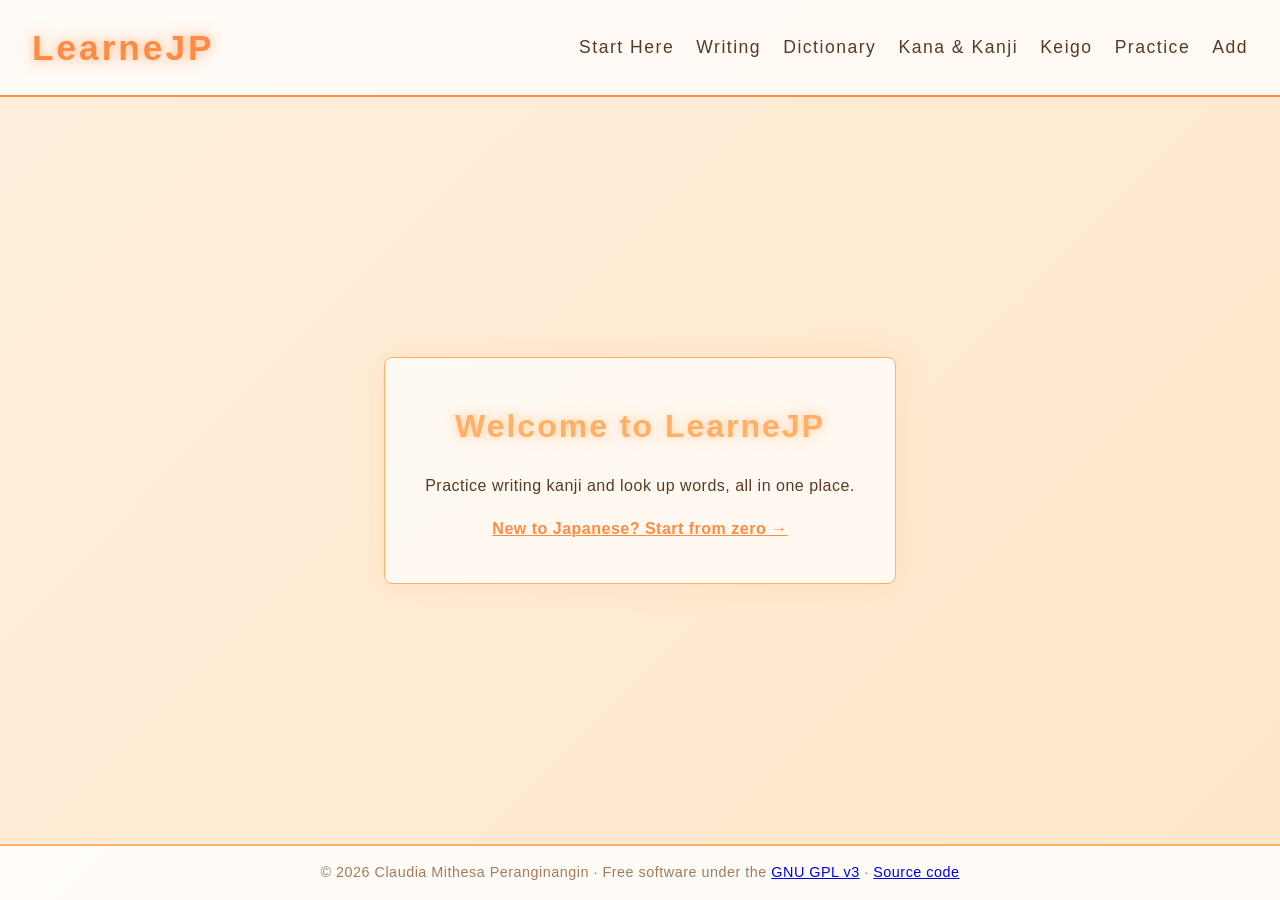
<file: index.html>
<!DOCTYPE html>
<!--
  LearneJP — a Japanese (JLPT) study app for writing practice, quizzes, and dictionary lookup
  Copyright (C) 2026  Claudia Mithesa Peranginangin

  This program is free software: you can redistribute it and/or modify it under
  the terms of the GNU General Public License as published by the Free Software
  Foundation, either version 3 of the License, or (at your option) any later
  version. See <https://www.gnu.org/licenses/>.
-->
<html lang="en">
<head>
    <meta charset="UTF-8">
    <!-- LearneJP lives in the html/ subfolder (its files use ../css, ../js paths).
         GitHub Pages serves THIS file at the site root and it forwards visitors
         to the real home page. If your HTML folder has a different name,
         change "html/" in the two places below. -->
    <meta http-equiv="refresh" content="0; url=html/index.html">
    <title>LearneJP</title>
    <style>
        body { font-family: sans-serif; background: #fff4e8; color: #5a3a22;
               display: grid; place-items: center; min-height: 100vh; margin: 0; }
        a { color: #ff8c42; }
    </style>
</head>
<body>
    <p>Opening LearneJP… <a href="html/index.html">Continue</a> if nothing happens.</p>
</body>
</html>
</file>
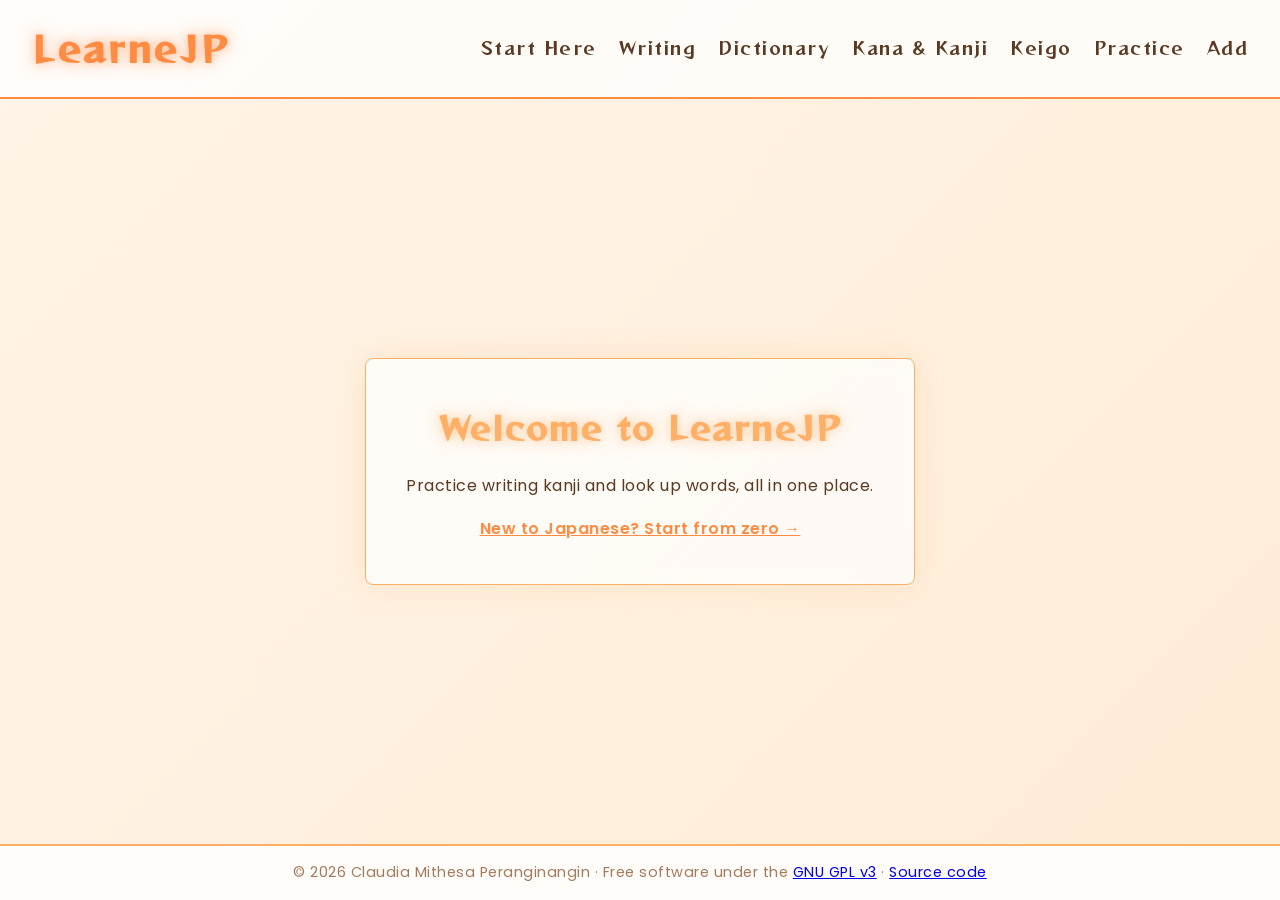
<file: html/index.html>
<!DOCTYPE html>
<!--
  LearneJP — a Japanese (JLPT) study app for writing practice, quizzes, and dictionary lookup
  Copyright (C) 2026  Claudia Mithesa Peranginangin

  This program is free software: you can redistribute it and/or modify it under
  the terms of the GNU General Public License as published by the Free Software
  Foundation, either version 3 of the License, or (at your option) any later
  version. See <https://www.gnu.org/licenses/>.
-->
<html lang="en">
<head>
    <meta charset="UTF-8">
    <meta name="viewport" content="width=device-width, initial-scale=1.0">
    <meta name="description" content="LearneJP — a free JLPT study app: kanji writing practice, quizzes for N5–N1, kana charts, stroke order, and a built-in Japanese dictionary.">
    <meta name="theme-color" content="#ff8c42">
    <title>LearneJP</title>
    <link rel="preconnect" href="https://fonts.googleapis.com">
    <link rel="preconnect" href="https://fonts.gstatic.com" crossorigin>
    <link href="https://fonts.googleapis.com/css2?family=Reggae+One&family=Poppins:wght@400;600&display=swap" rel="stylesheet">
    <link rel="icon" type="image/svg+xml" href="../favicon.svg">
    <link rel="manifest" href="../site.webmanifest">
    <link rel="canonical" href="https://clmpnn.github.io/LearneJP/html/index.html">
    <meta property="og:type" content="website">
    <meta property="og:site_name" content="LearneJP">
    <meta property="og:title" content="LearneJP — Learn Japanese by Practice">
    <meta property="og:description" content="Write kanji, look up words, and practice for the JLPT, all in one place.">
    <meta property="og:url" content="https://clmpnn.github.io/LearneJP/html/index.html">
    <meta name="twitter:card" content="summary">
    <link rel="stylesheet" href="../css/style.css">
</head>
<body>
<header>
    <h1><a href="index.html" class="logo-link">LearneJP</a></h1>
    <nav>
        <a href="learn.html">Start Here</a>
        <a href="writing.html">Writing</a>
        <a href="dictionary.html">Dictionary</a>
        <a href="characters.html">Kana &amp; Kanji</a>
        <a href="keigo.html">Keigo</a>
        <a href="practice.html">Practice</a>
        <a href="add.html">Add</a>
    </nav>
</header>

<main class="home-main">
    <section class="home-section">
        <h2>Welcome to LearneJP</h2>
        <p>Practice writing kanji and look up words, all in one place.</p>
        <p class="home-cta"><a href="learn.html">New to Japanese? Start from zero →</a></p>
    </section>
</main>

<footer>
    <p>&copy; 2026 Claudia Mithesa Peranginangin · Free software under the
        <a href="https://www.gnu.org/licenses/gpl-3.0.html" rel="license">GNU GPL v3</a> ·
        <a href="https://github.com/clmpnn/LearneJP">Source code</a></p>
</footer>
</body>
</html>
</file>
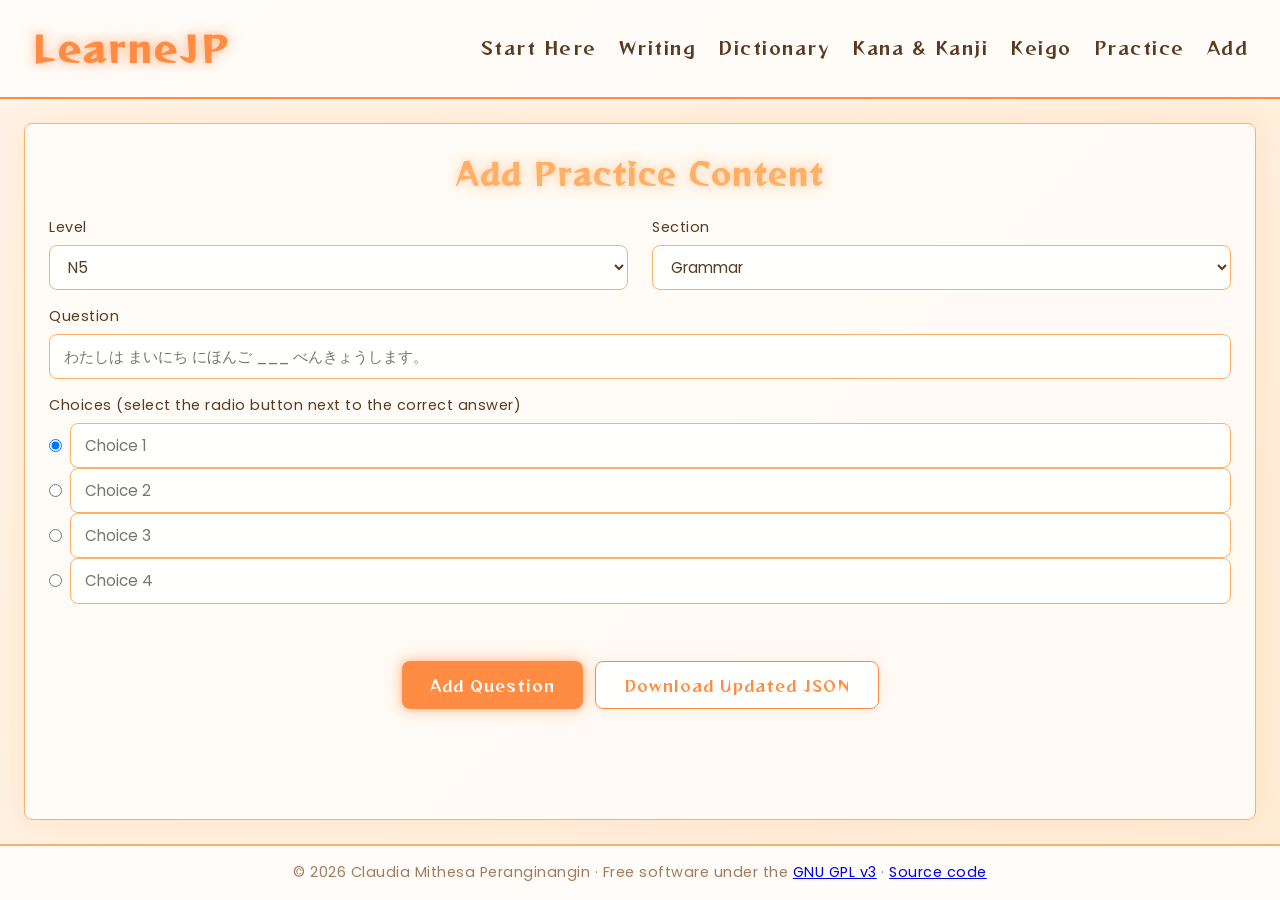
<file: html/add.html>
<!DOCTYPE html>
<!--
  LearneJP — a Japanese (JLPT) study app for writing practice, quizzes, and dictionary lookup
  Copyright (C) 2026  Claudia Mithesa Peranginangin

  This program is free software: you can redistribute it and/or modify it under
  the terms of the GNU General Public License as published by the Free Software
  Foundation, either version 3 of the License, or (at your option) any later
  version. See <https://www.gnu.org/licenses/>.
-->
<html lang="en">
<head>
    <meta charset="UTF-8">
    <meta name="viewport" content="width=device-width, initial-scale=1.0">
    <meta name="description" content="Add your own JLPT practice questions to LearneJP, including listening audio and images.">
    <meta name="theme-color" content="#ff8c42">
    <title>LearneJP — Add Content</title>
    <link rel="preconnect" href="https://fonts.googleapis.com">
    <link rel="preconnect" href="https://fonts.gstatic.com" crossorigin>
    <link href="https://fonts.googleapis.com/css2?family=Reggae+One&family=Klee+One&family=Poppins:wght@400;600&display=swap" rel="stylesheet">
    <link rel="icon" type="image/svg+xml" href="../favicon.svg">
    <link rel="manifest" href="../site.webmanifest">
    <link rel="canonical" href="https://clmpnn.github.io/LearneJP/html/add.html">
    <meta property="og:type" content="website">
    <meta property="og:site_name" content="LearneJP">
    <meta property="og:title" content="LearneJP — Add Content">
    <meta property="og:description" content="Add your own JLPT practice questions, including listening audio and images.">
    <meta property="og:url" content="https://clmpnn.github.io/LearneJP/html/add.html">
    <meta name="twitter:card" content="summary">
    <link rel="stylesheet" href="../css/style.css">
</head>
<body>
<header>
    <h1><a href="index.html" class="logo-link">LearneJP</a></h1>
    <nav>
        <a href="learn.html">Start Here</a>
        <a href="writing.html">Writing</a>
        <a href="dictionary.html">Dictionary</a>
        <a href="characters.html">Kana &amp; Kanji</a>
        <a href="keigo.html">Keigo</a>
        <a href="practice.html">Practice</a>
        <a href="add.html">Add</a>
    </nav>
</header>

<main class="full-page-main">
    <section class="side-panel full-width">
        <h2>Add Practice Content</h2>

        <form class="admin-form" id="adminForm">
            <div>
                <label for="levelInput">Level</label>
                <select id="levelInput">
                    <option value="n5">N5</option>
                    <option value="n4">N4</option>
                    <option value="n3">N3</option>
                    <option value="n2">N2</option>
                    <option value="n1">N1</option>
                </select>
            </div>

            <div>
                <label for="sectionInput">Section</label>
                <select id="sectionInput">
                    <option value="grammar">Grammar</option>
                    <option value="vocabulary">Vocabulary</option>
                    <option value="kanji">Kanji</option>
                    <option value="reading">Reading</option>
                    <option value="listening">Listening</option>
                </select>
            </div>

            <div id="passageField" class="hidden-field form-wide">
                <label for="passageInput">Passage (Reading only)</label>
                <textarea id="passageInput" placeholder="きのう、わたしは とうきょうに いきました。"></textarea>
            </div>

            <div class="form-wide">
                <label for="questionInput">Question</label>
                <input type="text" id="questionInput" placeholder="わたしは まいにち にほんご ___ べんきょうします。">
            </div>

            <div class="form-wide">
                <label>Choices (select the radio button next to the correct answer)</label>
                <div class="choice-row">
                    <input type="radio" name="correctAnswer" value="0" checked>
                    <input type="text" id="choice0" placeholder="Choice 1">
                </div>
                <div class="choice-row">
                    <input type="radio" name="correctAnswer" value="1">
                    <input type="text" id="choice1" placeholder="Choice 2">
                </div>
                <div class="choice-row">
                    <input type="radio" name="correctAnswer" value="2">
                    <input type="text" id="choice2" placeholder="Choice 3">
                </div>
                <div class="choice-row">
                    <input type="radio" name="correctAnswer" value="3">
                    <input type="text" id="choice3" placeholder="Choice 4">
                </div>
            </div>

            <div id="audioField" class="hidden-field">
                <label for="audioInput">Audio path (Listening only)</label>
                <input type="text" id="audioInput" placeholder="../audio/n5/n5_listening_44_1.mp3">
            </div>

            <div id="imageField" class="hidden-field">
                <label for="imageFile">Image (Listening only, optional)</label>
                <input type="file" id="imageFile" accept="image/*">
                <div id="imagePreviewWrap" class="image-preview-wrap hidden-field">
                    <img id="imagePreview" class="image-preview" alt="Selected image preview">
                    <div class="image-preview-meta">
                        <span id="imagePreviewInfo"></span>
                        <button type="button" id="imageRemoveBtn" class="image-remove-btn">✕ Remove</button>
                    </div>
                </div>
                <input type="text" id="imageInput" placeholder="…or an image path like ../images/n5/listening/n5_listening_44_1.jpg">
                <p class="field-hint">Uploaded images are embedded straight into the question data — no separate file to manage. Big images are resized automatically.</p>
            </div>

            <div id="statusMsg"></div>

            <div class="admin-actions">
                <button type="submit" id="addBtn" class="theme-btn theme-btn-primary">Add Question</button>
                <button type="button" id="downloadBtn" class="theme-btn theme-btn-secondary">Download Updated JSON</button>
            </div>
        </form>

    </section>
</main>

<footer>
    <p>&copy; 2026 Claudia Mithesa Peranginangin · Free software under the
        <a href="https://www.gnu.org/licenses/gpl-3.0.html" rel="license">GNU GPL v3</a> ·
        <a href="https://github.com/clmpnn/LearneJP">Source code</a></p>
</footer>

<script defer src="../js/practice-data.js"></script>
<script defer src="../js/add.js"></script>
</body>
</html>
</file>
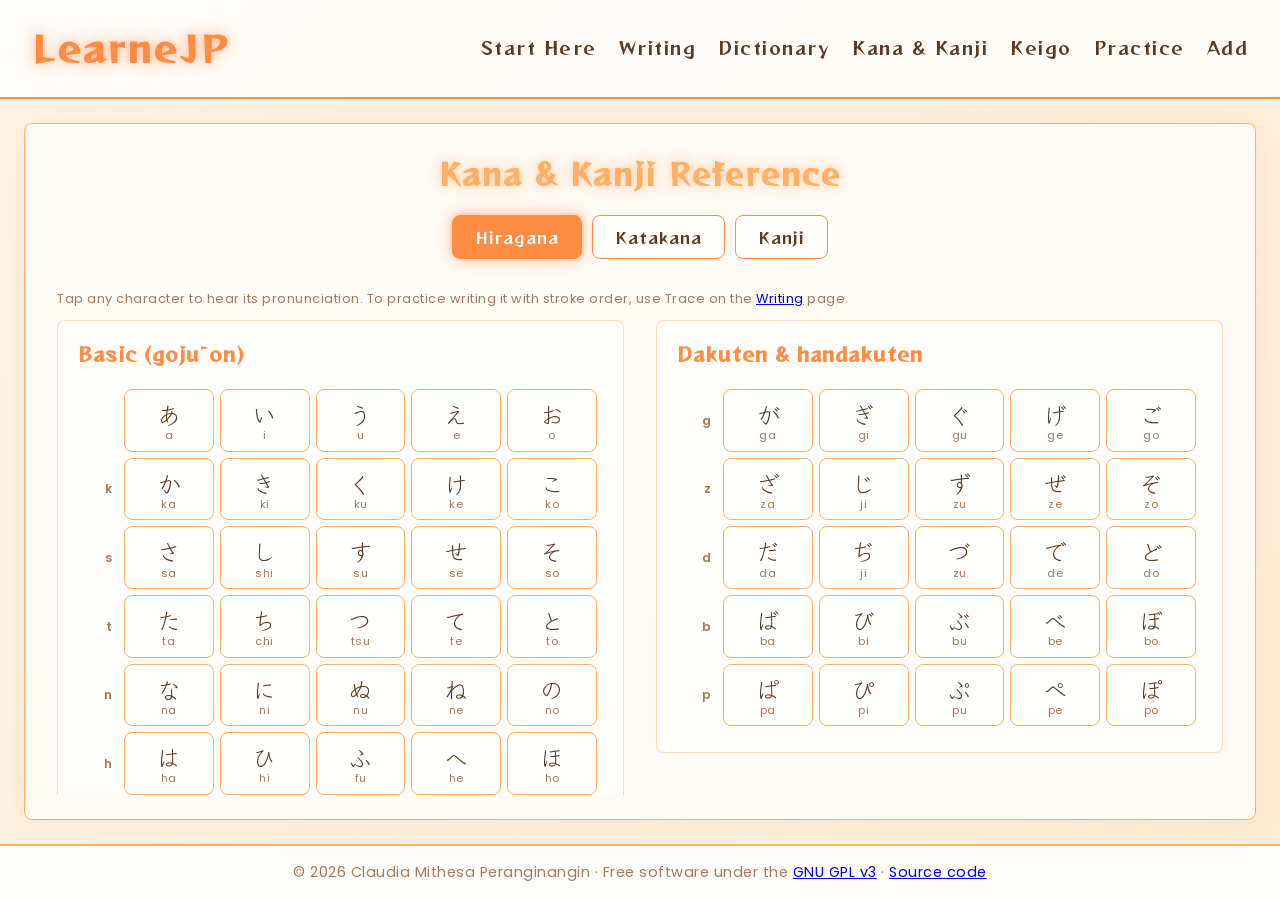
<file: html/characters.html>
<!DOCTYPE html>
<!--
  LearneJP — a Japanese (JLPT) study app for writing practice, quizzes, and dictionary lookup
  Copyright (C) 2026  Claudia Mithesa Peranginangin

  This program is free software: you can redistribute it and/or modify it under
  the terms of the GNU General Public License as published by the Free Software
  Foundation, either version 3 of the License, or (at your option) any later
  version. See <https://www.gnu.org/licenses/>.
-->
<html lang="en">
<head>
    <meta charset="UTF-8">
    <meta name="viewport" content="width=device-width, initial-scale=1.0">
    <meta name="description" content="Complete hiragana and katakana charts with audio, plus all JLPT kanji with readings, meanings, and stroke order.">
    <meta name="theme-color" content="#ff8c42">
    <title>LearneJP — Kana &amp; Kanji</title>
    <link rel="preconnect" href="https://fonts.googleapis.com">
    <link rel="preconnect" href="https://fonts.gstatic.com" crossorigin>
    <link href="https://fonts.googleapis.com/css2?family=Reggae+One&family=Klee+One&family=Poppins:wght@400;600&display=swap" rel="stylesheet">
    <link rel="icon" type="image/svg+xml" href="../favicon.svg">
    <link rel="manifest" href="../site.webmanifest">
    <link rel="canonical" href="https://clmpnn.github.io/LearneJP/html/characters.html">
    <meta property="og:type" content="website">
    <meta property="og:site_name" content="LearneJP">
    <meta property="og:title" content="LearneJP — Kana & Kanji">
    <meta property="og:description" content="Hiragana and katakana charts with audio, plus every JLPT kanji with readings and meanings.">
    <meta property="og:url" content="https://clmpnn.github.io/LearneJP/html/characters.html">
    <meta name="twitter:card" content="summary">
    <link rel="stylesheet" href="../css/style.css">
</head>
<body>
<header>
    <h1><a href="index.html" class="logo-link">LearneJP</a></h1>
    <nav>
        <a href="learn.html">Start Here</a>
        <a href="writing.html">Writing</a>
        <a href="dictionary.html">Dictionary</a>
        <a href="characters.html">Kana &amp; Kanji</a>
        <a href="keigo.html">Keigo</a>
        <a href="practice.html">Practice</a>
        <a href="add.html">Add</a>
    </nav>
</header>

<main class="full-page-main">
    <section class="side-panel full-width">
        <h2>Kana &amp; Kanji Reference</h2>

        <div class="practice-controls charref-tabbar">
            <div class="tab-toggle">
                <button id="hiraganaTab" class="tab-btn active">Hiragana</button>
                <button id="katakanaTab" class="tab-btn">Katakana</button>
                <button id="kanjiTab" class="tab-btn">Kanji</button>
            </div>
        </div>

        <div id="hiraganaSection" class="charref-content">
            <p class="charref-hint">Tap any character to hear its pronunciation. To practice writing it with stroke order, use Trace on the <a href="writing.html">Writing</a> page.</p>
            <div id="hiraganaCharts" class="kana-charts"></div>
        </div>

        <div id="katakanaSection" class="charref-content hidden">
            <p class="charref-hint">Tap any character to hear its pronunciation. To practice writing it with stroke order, use Trace on the <a href="writing.html">Writing</a> page.</p>
            <div id="katakanaCharts" class="kana-charts"></div>
        </div>

        <div id="kanjiSection" class="charref-content hidden">
            <div class="charref-toolbar">
                <div class="level-chips">
                    <button class="level-chip active" data-level="n5">N5</button>
                    <button class="level-chip" data-level="n4">N4</button>
                    <button class="level-chip" data-level="n3">N3</button>
                    <button class="level-chip" data-level="n2">N2</button>
                    <button class="level-chip" data-level="n1">N1</button>
                    <button class="level-chip" data-level="all">All</button>
                </div>
                <input type="text" id="kanjiSearch" class="kanji-search"
                       placeholder="Search by kanji, meaning, or reading…">
            </div>
            <p id="kanjiCount" class="kanji-count"></p>
            <div id="kanjiGrid" class="kanji-grid"></div>
            <p class="charref-note">
                Tap a kanji for meanings and readings. JLPT groupings follow the widely
                used unofficial post-2010 lists. Kanji data derived from
                <a href="https://www.edrdg.org/wiki/index.php/KANJIDIC_Project" target="_blank" rel="noopener">KANJIDIC2</a>
                (© EDRDG, CC BY-SA 4.0).
            </p>
        </div>
    </section>
</main>

<div id="kanjiModal" class="kmodal-overlay hidden">
    <div class="kmodal-card" role="dialog" aria-modal="true">
        <button id="kmodalClose" class="kmodal-close" title="Close">×</button>
        <div class="kmodal-head">
            <span id="kmodalChar" class="kmodal-kanji"></span>
            <div class="kmodal-headinfo">
                <span id="kmodalLevel" class="kmodal-badge"></span>
                <span id="kmodalStrokes" class="kmodal-strokes"></span>
                <button id="kmodalSay" class="kmodal-say" title="Play pronunciation">🔊 Play</button>
                <a id="kmodalTrace" class="kmodal-say" href="#" title="Trace this kanji with stroke order">✎ Trace</a>
            </div>
        </div>
        <div class="kmodal-row"><strong>Meanings</strong><span id="kmodalMeanings"></span></div>
        <div class="kmodal-row"><strong>On’yomi</strong><span id="kmodalOn" class="kmodal-jp"></span></div>
        <div class="kmodal-row"><strong>Kun’yomi</strong><span id="kmodalKun" class="kmodal-jp"></span></div>
        <a id="kmodalJisho" class="kmodal-jisho" href="#">Look up in Dictionary →</a>
    </div>
</div>

<footer>
    <p>&copy; 2026 Claudia Mithesa Peranginangin · Free software under the
        <a href="https://www.gnu.org/licenses/gpl-3.0.html" rel="license">GNU GPL v3</a> ·
        <a href="https://github.com/clmpnn/LearneJP">Source code</a></p>
</footer>

<script defer src="../js/kanji-data.js"></script>
<script defer src="../js/characters.js"></script>
</body>
</html>
</file>
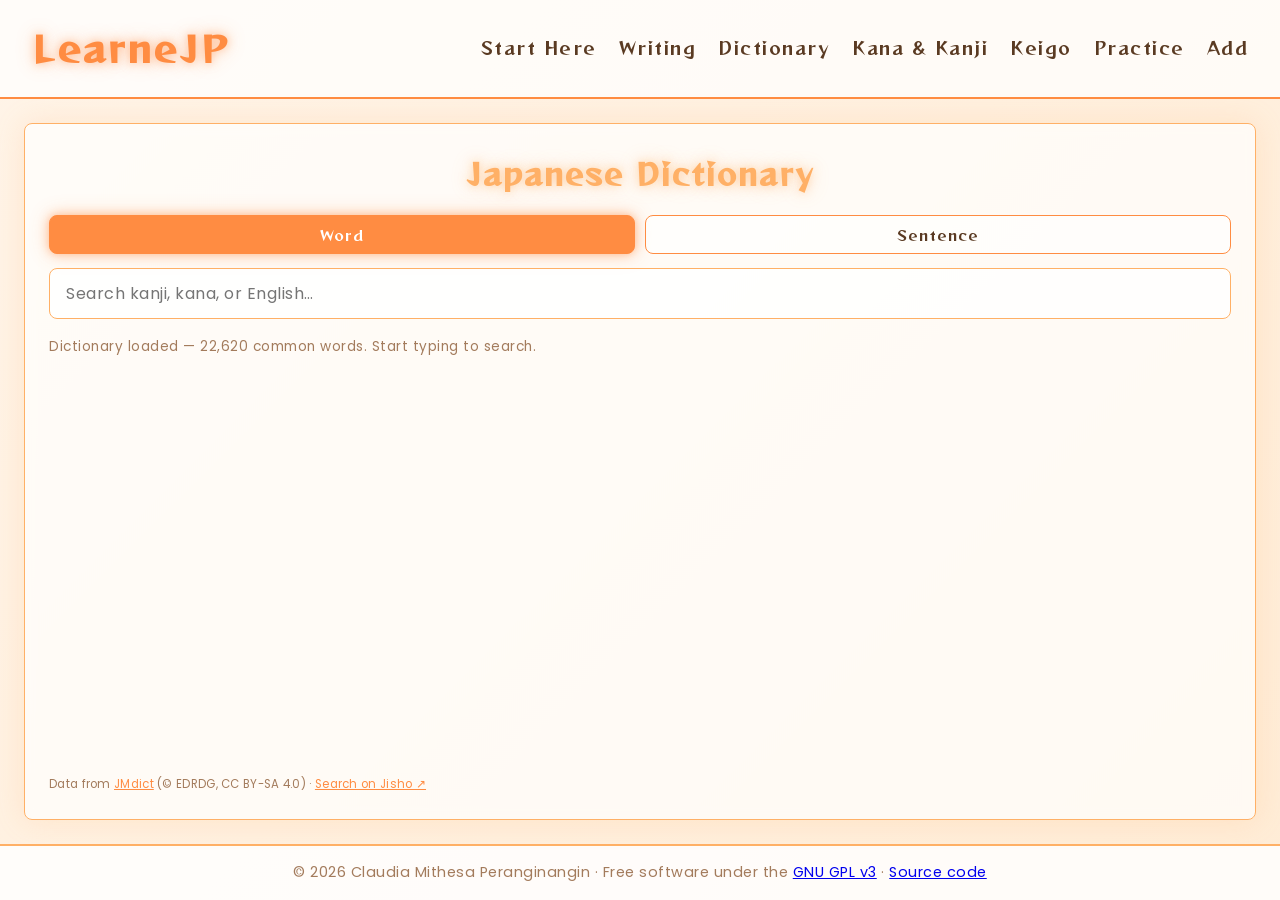
<file: html/dictionary.html>
<!DOCTYPE html>
<!--
  LearneJP — a Japanese (JLPT) study app for writing practice, quizzes, and dictionary lookup
  Copyright (C) 2026  Claudia Mithesa Peranginangin

  This program is free software: you can redistribute it and/or modify it under
  the terms of the GNU General Public License as published by the Free Software
  Foundation, either version 3 of the License, or (at your option) any later
  version. See <https://www.gnu.org/licenses/>.
-->
<html lang="en">
<head>
    <meta charset="UTF-8">
    <meta name="viewport" content="width=device-width, initial-scale=1.0">
    <meta name="description" content="Search a built-in Japanese dictionary by kanji, kana, or English, or paste a whole sentence and see the meaning of every word in it.">
    <meta name="theme-color" content="#ff8c42">
    <title>LearneJP — Dictionary</title>
    <link rel="preconnect" href="https://fonts.googleapis.com">
    <link rel="preconnect" href="https://fonts.gstatic.com" crossorigin>
    <link href="https://fonts.googleapis.com/css2?family=Reggae+One&family=Klee+One&family=Poppins:wght@400;600&display=swap" rel="stylesheet">
    <link rel="icon" type="image/svg+xml" href="../favicon.svg">
    <link rel="manifest" href="../site.webmanifest">
    <link rel="canonical" href="https://clmpnn.github.io/LearneJP/html/dictionary.html">
    <meta property="og:type" content="website">
    <meta property="og:site_name" content="LearneJP">
    <meta property="og:title" content="LearneJP — Dictionary">
    <meta property="og:description" content="Look up Japanese words by kanji, kana, or English — or paste a sentence and see every word in it, conjugations included.">
    <meta property="og:url" content="https://clmpnn.github.io/LearneJP/html/dictionary.html">
    <meta name="twitter:card" content="summary">
    <link rel="stylesheet" href="../css/style.css">
</head>
<body>
<header>
    <h1><a href="index.html" class="logo-link">LearneJP</a></h1>
    <nav>
        <a href="learn.html">Start Here</a>
        <a href="writing.html">Writing</a>
        <a href="dictionary.html">Dictionary</a>
        <a href="characters.html">Kana &amp; Kanji</a>
        <a href="keigo.html">Keigo</a>
        <a href="practice.html">Practice</a>
        <a href="add.html">Add</a>
    </nav>
</header>

<main class="full-page-main">
    <section class="side-panel full-width solo-page">
        <h2>Japanese Dictionary</h2>

        <div class="tab-toggle dict-modes" role="tablist" aria-label="Dictionary mode">
            <button type="button" id="modeWordBtn" class="tab-btn active" role="tab"
                    aria-selected="true" aria-controls="wordMode">Word</button>
            <button type="button" id="modeSentenceBtn" class="tab-btn" role="tab"
                    aria-selected="false" aria-controls="sentenceMode">Sentence</button>
        </div>

        <div id="wordMode" class="dict-mode-panel" role="tabpanel" aria-labelledby="modeWordBtn">
            <input type="text" id="searchInput" placeholder="Search kanji, kana, or English…" autocomplete="off">
        </div>

        <div id="sentenceMode" class="dict-mode-panel" role="tabpanel" aria-labelledby="modeSentenceBtn" hidden>
            <textarea id="sentenceInput" rows="3" spellcheck="false" autocomplete="off"
                      placeholder="Paste Japanese text — 昨日は友達と映画を見に行きました。"></textarea>
            <div class="sentence-actions">
                <button type="button" id="sentenceRunBtn" class="sent-btn">Break down</button>
                <button type="button" id="sentenceClearBtn" class="sent-btn sent-btn-quiet">Clear</button>
                <span class="sentence-tip">or press Ctrl + Enter</span>
            </div>
        </div>

        <p id="statusText">Loading dictionary…</p>
        <div id="results"></div>
        <p class="dict-footnote">
            Data from <a href="https://www.edrdg.org/jmdict/j_jmdict.html" target="_blank" rel="noopener">JMdict</a>
            (© EDRDG, CC BY-SA 4.0) ·
            <a id="jishoExt" href="https://jisho.org/" target="_blank" rel="noopener">Search on Jisho ↗</a>
        </p>
    </section>
</main>

<footer>
    <p>&copy; 2026 Claudia Mithesa Peranginangin · Free software under the
        <a href="https://www.gnu.org/licenses/gpl-3.0.html" rel="license">GNU GPL v3</a> ·
        <a href="https://github.com/clmpnn/LearneJP">Source code</a></p>
</footer>

<script defer src="../js/dictionary-data.js"></script>
<script defer src="../js/dictionary.js"></script>
<script defer src="../js/learn-links.js"></script>
<script defer src="../js/sentence.js"></script>
</body>
</html>
</file>
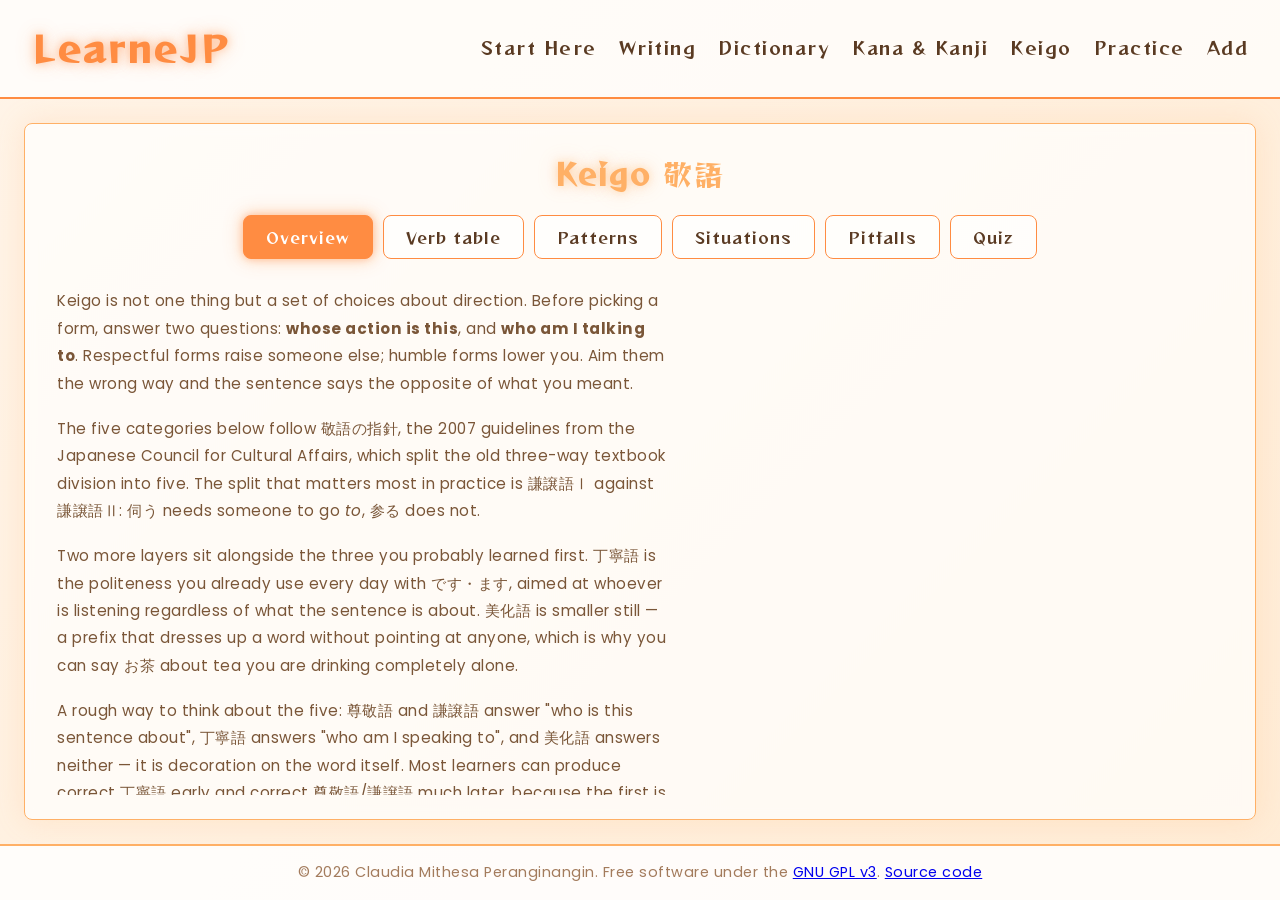
<file: html/keigo.html>
<!DOCTYPE html>
<!--
LearneJP — a Japanese (JLPT) study app for writing practice, quizzes, and dictionary lookup
Copyright (C) 2026 Claudia Mithesa Peranginangin

This program is free software: you can redistribute it and/or modify it under
the terms of the GNU General Public License as published by the Free Software
Foundation, either version 3 of the License, or (at your option) any later
version. See <https://www.gnu.org/licenses/>.
-->
<html lang="en">
<head>
<meta charset="UTF-8">
<meta name="viewport" content="width=device-width, initial-scale=1.0">
<meta name="description" content="A complete guide to Japanese keigo: sonkeigo, kenjōgo I and II, teineigo and bikago, with a full honorific verb table, formation patterns, business phrases, common mistakes, and a quiz.">
<meta name="theme-color" content="#ff8c42">
<title>LearneJP — Keigo</title>
<link rel="preconnect" href="https://fonts.googleapis.com">
<link rel="preconnect" href="https://fonts.gstatic.com" crossorigin>
<link href="https://fonts.googleapis.com/css2?family=Reggae+One&family=Klee+One&family=Poppins:wght@400;600&display=swap" rel="stylesheet">
<link rel="icon" type="image/svg+xml" href="../favicon.svg">
<link rel="manifest" href="../site.webmanifest">
<link rel="canonical" href="https://clmpnn.github.io/LearneJP/html/keigo.html">
<meta property="og:type" content="website">
<meta property="og:site_name" content="LearneJP">
<meta property="og:title" content="LearneJP — Keigo">
<meta property="og:description" content="Sonkeigo, kenjōgo and teineigo explained, with a full honorific verb table, business phrases and a quiz.">
<meta property="og:url" content="https://clmpnn.github.io/LearneJP/html/keigo.html">
<meta name="twitter:card" content="summary">
<link rel="stylesheet" href="../css/style.css">
<link rel="stylesheet" href="../css/keigo.css">
</head>
<body>
<header>
<h1><a href="index.html" class="logo-link">LearneJP</a></h1>
<nav>
<a href="learn.html">Start Here</a>
<a href="writing.html">Writing</a>
<a href="dictionary.html">Dictionary</a>
<a href="characters.html">Kana &amp; Kanji</a>
<a href="keigo.html">Keigo</a>
<a href="practice.html">Practice</a>
<a href="add.html">Add</a>
</nav>
</header>

<main class="full-page-main">
<section class="side-panel full-width">
<h2>Keigo <span lang="ja">敬語</span></h2>

<div class="practice-controls charref-tabbar">
<div class="tab-toggle" role="tablist" aria-label="Keigo sections">
<button id="tab-overview" class="tab-btn active" role="tab" aria-selected="true">Overview</button>
<button id="tab-verbs" class="tab-btn" role="tab" aria-selected="false">Verb table</button>
<button id="tab-patterns" class="tab-btn" role="tab" aria-selected="false">Patterns</button>
<button id="tab-situations" class="tab-btn" role="tab" aria-selected="false">Situations</button>
<button id="tab-pitfalls" class="tab-btn" role="tab" aria-selected="false">Pitfalls</button>
<button id="tab-quiz" class="tab-btn" role="tab" aria-selected="false">Quiz</button>
</div>
</div>

<!-- Overview -->
<div id="kg-overview" class="charref-content" role="tabpanel" aria-labelledby="tab-overview">
<p class="kg-lede">
Keigo is not one thing but a set of choices about direction. Before picking a form,
answer two questions: <strong>whose action is this</strong>, and <strong>who am I
talking to</strong>. Respectful forms raise someone else; humble forms lower you. Aim
them the wrong way and the sentence says the opposite of what you meant.
</p>
<p class="kg-lede">
The five categories below follow <span lang="ja">敬語の指針</span>, the 2007 guidelines from the Japanese
Council for Cultural Affairs, which split the old three-way textbook division into
five. The split that matters most in practice is <span lang="ja">謙譲語Ⅰ</span> against <span lang="ja">謙譲語Ⅱ</span>:
<span lang="ja">伺う</span> needs someone to go <em>to</em>, <span lang="ja">参る</span> does not.
</p>
<p class="kg-lede">
Two more layers sit alongside the three you probably learned first. <span lang="ja">丁寧語</span> is the
politeness you already use every day with <span lang="ja">です・ます</span>, aimed at whoever is listening
regardless of what the sentence is about. <span lang="ja">美化語</span> is smaller still — a prefix that
dresses up a word without pointing at anyone, which is why you can say <span lang="ja">お茶</span> about tea
you are drinking completely alone.
</p>
<p class="kg-lede">
A rough way to think about the five: <span lang="ja">尊敬語</span> and <span lang="ja">謙譲語</span> answer
"who is this sentence about", <span lang="ja">丁寧語</span> answers "who am I speaking to", and
<span lang="ja">美化語</span> answers neither — it is decoration on the word itself. Most learners can
produce correct <span lang="ja">丁寧語</span> early and correct <span lang="ja">尊敬語</span>/<span lang="ja">謙譲語</span>
much later, because the first is one system and the second is really two, aimed in
opposite directions.
</p>
<div id="kg-overview-list"></div>
<p class="charref-note">
Categories follow the Bunka Shingikai's <span lang="ja">敬語の指針</span> (2007). Where usage is
contested — <span lang="ja">お伺いする</span>, <span lang="ja">とんでもございません</span> — the notes say so
rather than picking a side. The guidelines themselves note that native speakers disagree
on several of these points, so treat "contested" as a description of real usage, not a
gap in your study.
</p>
</div>

<!-- Verb table -->
<div id="kg-verbs" class="charref-content hidden" role="tabpanel" aria-labelledby="tab-verbs">
<p class="kg-lede">
Roughly thirty verbs have irregular honorific forms that have to be learned outright.
Everything else takes the productive patterns on the next tab. Tags mark whether a
humble form is <span class="kg-tag" lang="ja">Ⅰ</span> (needs a target) or
<span class="kg-tag" lang="ja">Ⅱ</span> (courteous, no target).
</p>
<div class="charref-toolbar" id="kg-verb-filters">
<div class="level-chips">
<button class="level-chip active" data-filter="all">All</button>
<button class="level-chip" data-filter="son">Has <span lang="ja">尊敬語</span></button>
<button class="level-chip" data-filter="ken">Has <span lang="ja">謙譲語</span></button>
<button class="level-chip" data-filter="N5">N5</button>
<button class="level-chip" data-filter="N4">N4</button>
<button class="level-chip" data-filter="N3">N3</button>
<button class="level-chip" data-filter="N2">N2</button>
<button class="level-chip" data-filter="N1">N1</button>
</div>
<label for="kg-verb-search" class="hidden-field">Search verbs</label>
<input type="text" id="kg-verb-search" class="kg-search" placeholder="Search by verb, reading, or English" autocomplete="off">
</div>
<p class="kg-count" id="kg-verb-count" aria-live="polite"></p>
<p class="kg-count">
<span class="kg-tag" lang="ja">Ⅰ</span> <span lang="ja">謙譲語Ⅰ</span> — needs a target &nbsp;&nbsp;
<span class="kg-tag" lang="ja">Ⅱ</span> <span lang="ja">謙譲語Ⅱ</span> — courteous, no target
</p>
<div class="kg-table-wrap">
<table class="kg-table">
<thead>
<tr>
<th scope="col">Plain</th>
<th scope="col"><span lang="ja">尊敬語</span> (respectful)</th>
<th scope="col"><span lang="ja">謙譲語</span> (humble)</th>
<th scope="col">Level</th>
<th scope="col">Note</th>
</tr>
</thead>
<tbody id="kg-verb-body"></tbody>
</table>
</div>
<p class="charref-note">
Level tags are a rough study order rather than an official JLPT listing — the exams
publish no vocabulary list. Speech uses your browser's Japanese voice, so quality
depends on what is installed.
</p>
</div>

<!-- Patterns -->
<div id="kg-patterns" class="charref-content hidden" role="tabpanel" aria-labelledby="tab-patterns">
<p class="kg-lede">
These patterns apply to any verb that lacks a special form. Learn
<span lang="ja">お〜になる</span> and <span lang="ja">お〜する</span> first — between them they cover
most of what you will need to produce.
</p>
<div class="charref-toolbar" id="kg-pattern-filters">
<div class="level-chips">
<button class="level-chip active" data-filter="all">All</button>
<button class="level-chip" data-filter="sonkeigo">尊敬語</button>
<button class="level-chip" data-filter="kenjo1">謙譲語Ⅰ</button>
<button class="level-chip" data-filter="kenjo2">謙譲語Ⅱ</button>
<button class="level-chip" data-filter="teineigo">丁寧語</button>
<button class="level-chip" data-filter="bikago">美化語</button>
</div>
</div>
<div id="kg-pattern-list"></div>
</div>

<!-- Situations -->
<div id="kg-situations" class="charref-content hidden" role="tabpanel" aria-labelledby="tab-situations">
<p class="kg-lede">
Real keigo arrives in fixed phrases. Learning them whole is faster than assembling
them, and it is how native speakers store them too. The last cards cover
<span lang="ja">内・外</span> — the rule that decides whether your own boss gets raised
or lowered — plus dedicated sets for hotels and formal apologies.
</p>
<div id="kg-situation-list"></div>
</div>

<!-- Pitfalls -->
<div id="kg-pitfalls" class="charref-content hidden" role="tabpanel" aria-labelledby="tab-pitfalls">
<p class="kg-lede">
Most keigo errors are not gaps in vocabulary but the same handful of structural slips.
Native speakers make several of these too — which is why some appear in style guides
as things to unlearn.
</p>
<div id="kg-pitfall-list"></div>
</div>

<!-- Quiz -->
<div id="kg-quiz" class="charref-content hidden" role="tabpanel" aria-labelledby="tab-quiz">
<div class="kg-quiz-head">
<span class="kg-progress" id="kg-quiz-progress" aria-live="polite"></span>
<span class="kg-score" id="kg-quiz-score"></span>
</div>
<div id="kg-quiz-body"></div>
<div class="practice-nav">
<button id="kg-quiz-restart" class="theme-btn theme-btn-secondary">Restart</button>
<button id="kg-quiz-next" class="theme-btn theme-btn-primary hidden-field">Next question</button>
</div>
</div>

</section>
</main>

<footer>
<p>&copy; 2026 Claudia Mithesa Peranginangin. Free software under the
<a href="https://www.gnu.org/licenses/gpl-3.0.html" rel="license">GNU GPL v3</a>.
<a href="https://github.com/clmpnn/LearneJP">Source code</a></p>
</footer>

<script defer src="../js/keigo-data.js"></script>
<script defer src="../js/keigo.js"></script>
</body>
</html>
</file>
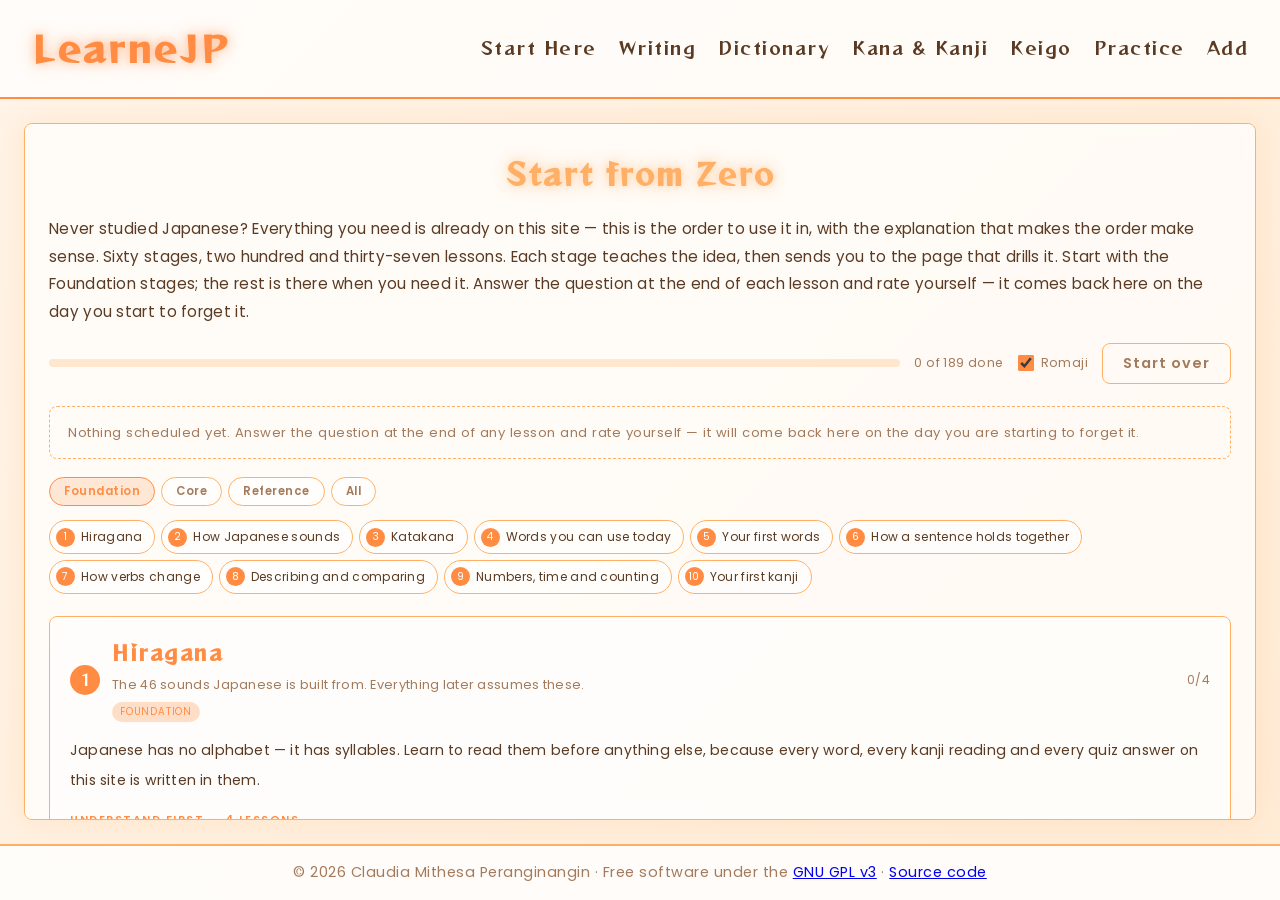
<file: html/learn.html>
<!DOCTYPE html>
<!--
  LearneJP — a Japanese (JLPT) study app for writing practice, quizzes, and dictionary lookup
  Copyright (C) 2026  Claudia Mithesa Peranginangin

  This program is free software: you can redistribute it and/or modify it under
  the terms of the GNU General Public License as published by the Free Software
  Foundation, either version 3 of the License, or (at your option) any later
  version. See <https://www.gnu.org/licenses/>.
-->
<html lang="en">
<head>
    <meta charset="UTF-8">
    <meta name="viewport" content="width=device-width, initial-scale=1.0">
    <meta name="description" content="A step-by-step path from no Japanese at all to reading your first sentences — hiragana, katakana, first words, particles, kanji, and politeness, each step opening the tool that teaches it.">
    <meta name="theme-color" content="#ff8c42">
    <title>LearneJP — Start from Zero</title>
    <link rel="preconnect" href="https://fonts.googleapis.com">
    <link rel="preconnect" href="https://fonts.gstatic.com" crossorigin>
    <link href="https://fonts.googleapis.com/css2?family=Reggae+One&family=Klee+One&family=Poppins:wght@400;600&display=swap" rel="stylesheet">
    <link rel="icon" type="image/svg+xml" href="../favicon.svg">
    <link rel="manifest" href="../site.webmanifest">
    <link rel="canonical" href="https://clmpnn.github.io/LearneJP/html/learn.html">
    <meta property="og:type" content="website">
    <meta property="og:site_name" content="LearneJP">
    <meta property="og:title" content="LearneJP — Start from Zero">
    <meta property="og:description" content="Never studied Japanese? Start here. Eight stages from the first kana to your first sentences, each one opening the part of LearneJP that teaches it.">
    <meta property="og:url" content="https://clmpnn.github.io/LearneJP/html/learn.html">
    <meta name="twitter:card" content="summary">
    <link rel="stylesheet" href="../css/style.css">
</head>
<body>
<header>
    <h1><a href="index.html" class="logo-link">LearneJP</a></h1>
    <nav>
        <a href="learn.html">Start Here</a>
        <a href="writing.html">Writing</a>
        <a href="dictionary.html">Dictionary</a>
        <a href="characters.html">Kana &amp; Kanji</a>
        <a href="keigo.html">Keigo</a>
        <a href="practice.html">Practice</a>
        <a href="add.html">Add</a>
    </nav>
</header>

<main class="full-page-main">
    <section class="side-panel full-width solo-page">
        <h2>Start from Zero</h2>

        <p class="learn-intro">Never studied Japanese? Everything you need is already on this site —
            this is the order to use it in, with the explanation that makes the order make sense. Sixty stages, two hundred and thirty-seven
            lessons. Each stage teaches the idea, then sends you to the page that drills it. Start with
            the Foundation stages; the rest is there when you need it. Answer the question at the end of
            each lesson and rate yourself — it comes back here on the day you start to forget it.</p>

        <div class="learn-progress">
            <div class="learn-progress-track"><div id="learnBar" class="learn-progress-fill"></div></div>
            <p id="learnCount" class="learn-progress-count">0 of 0 done</p>
            <label class="learn-romaji-toggle">
                <input type="checkbox" id="learnRomaji" checked> Romaji
            </label>
            <button type="button" id="learnReset" class="sent-btn sent-btn-quiet">Start over</button>
        </div>

        <p id="learnRomajiNudge" class="learn-romaji-nudge" hidden>
            Both kana are done. The romaji above every word is a crutch from here on —
            reading the kana is the skill.
            <button type="button" id="learnRomajiOff" class="sent-btn">Turn romaji off</button>
            <button type="button" id="learnRomajiKeep" class="sent-btn sent-btn-quiet">Not yet</button>
        </p>

        <section id="learnReview" class="learn-review" aria-label="Review"></section>

        <nav id="learnTiers" class="learn-tiers" aria-label="Which stages to show">
            <button type="button" class="learn-tier-chip" data-tier="foundation">Foundation</button>
            <button type="button" class="learn-tier-chip" data-tier="core">Core</button>
            <button type="button" class="learn-tier-chip" data-tier="reference">Reference</button>
            <button type="button" class="learn-tier-chip" data-tier="all">All</button>
        </nav>

        <nav id="learnContents" class="learn-contents" aria-label="Course contents"></nav>

        <ol id="learnStages" class="learn-stages"></ol>

        <p class="learn-note">Your ticks are kept in this browser only — nothing is uploaded, and
            clearing your browser data clears them. There is no schedule: a stage is done when it feels
            done, and going back to an earlier one is not a step backwards.</p>
    </section>
</main>

<footer>
    <p>&copy; 2026 Claudia Mithesa Peranginangin · Free software under the
        <a href="https://www.gnu.org/licenses/gpl-3.0.html" rel="license">GNU GPL v3</a> ·
        <a href="https://github.com/clmpnn/LearneJP">Source code</a></p>
</footer>

<script defer src="../js/learn-course.js"></script>
<script defer src="../js/learn-review.js"></script>
<script defer src="../js/learn-romaji.js"></script>
<script defer src="../js/learn.js"></script>
</body>
</html>
</file>
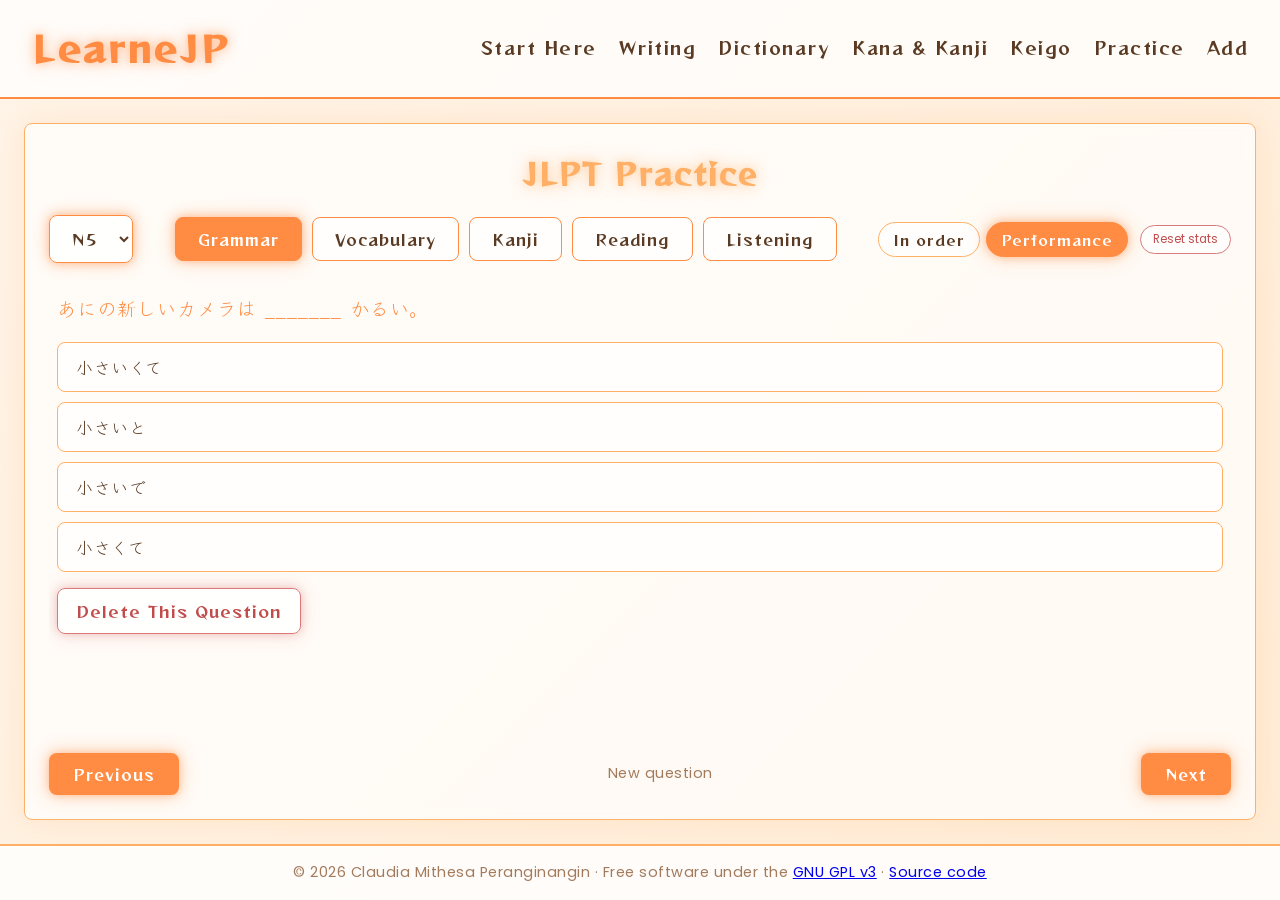
<file: html/practice.html>
<!DOCTYPE html>
<!--
  LearneJP — a Japanese (JLPT) study app for writing practice, quizzes, and dictionary lookup
  Copyright (C) 2026  Claudia Mithesa Peranginangin

  This program is free software: you can redistribute it and/or modify it under
  the terms of the GNU General Public License as published by the Free Software
  Foundation, either version 3 of the License, or (at your option) any later
  version. See <https://www.gnu.org/licenses/>.
-->
<html lang="en">
<head>
    <meta charset="UTF-8">
    <meta name="viewport" content="width=device-width, initial-scale=1.0">
    <meta name="description" content="JLPT N5–N1 practice quizzes: grammar, vocabulary, kanji, reading, and listening — with performance-based question selection.">
    <meta name="theme-color" content="#ff8c42">
    <title>LearneJP — Practice</title>
    <link rel="preconnect" href="https://fonts.googleapis.com">
    <link rel="preconnect" href="https://fonts.gstatic.com" crossorigin>
    <link href="https://fonts.googleapis.com/css2?family=Reggae+One&family=Klee+One&family=Poppins:wght@400;600&display=swap" rel="stylesheet">
    <link rel="icon" type="image/svg+xml" href="../favicon.svg">
    <link rel="manifest" href="../site.webmanifest">
    <link rel="canonical" href="https://clmpnn.github.io/LearneJP/html/practice.html">
    <meta property="og:type" content="website">
    <meta property="og:site_name" content="LearneJP">
    <meta property="og:title" content="LearneJP — JLPT Practice">
    <meta property="og:description" content="Grammar, vocabulary, kanji, reading and listening questions for N5 through N1.">
    <meta property="og:url" content="https://clmpnn.github.io/LearneJP/html/practice.html">
    <meta name="twitter:card" content="summary">
    <link rel="stylesheet" href="../css/style.css">
</head>
<body>
<header>
    <h1><a href="index.html" class="logo-link">LearneJP</a></h1>
    <nav>
        <a href="learn.html">Start Here</a>
        <a href="writing.html">Writing</a>
        <a href="dictionary.html">Dictionary</a>
        <a href="characters.html">Kana &amp; Kanji</a>
        <a href="keigo.html">Keigo</a>
        <a href="practice.html">Practice</a>
        <a href="add.html">Add</a>
    </nav>
</header>

<main class="full-page-main">
    <section class="side-panel practice-section full-width">
        <h2>JLPT Practice</h2>

        <div class="practice-controls">
            <select id="levelSelect">
                <option value="n5">N5</option>
                <option value="n4">N4</option>
                <option value="n3">N3</option>
                <option value="n2">N2</option>
                <option value="n1">N1</option>
            </select>

            <div class="tab-toggle">
                <button id="grammarTab" class="tab-btn active">Grammar</button>
                <button id="vocabularyTab" class="tab-btn">Vocabulary</button>
                <button id="kanjiTab" class="tab-btn">Kanji</button>
                <button id="readingTab" class="tab-btn">Reading</button>
                <button id="listeningTab" class="tab-btn">Listening</button>
            </div>

            <div class="mode-toggle">
                <button id="orderModeChip" class="level-chip">In order</button>
                <button id="perfModeChip" class="level-chip active">Performance</button>
                <button id="resetStatsBtn" class="perf-reset" title="Clear your answer history">Reset stats</button>
            </div>
        </div>

        <div id="grammarSection" class="practice-content">
            <div id="grammarQuiz"></div>
        </div>

        <div id="vocabularySection" class="practice-content hidden">
            <div id="vocabularyQuiz"></div>
        </div>

        <div id="kanjiSection" class="practice-content hidden">
            <div id="kanjiQuiz"></div>
        </div>

        <div id="readingSection" class="practice-content hidden">
            <div id="readingQuiz"></div>
        </div>

        <div id="listeningSection" class="practice-content hidden">
            <audio id="audioPlayer" controls preload="none"></audio>
            <div id="listeningQuiz"></div>
        </div>

        <div class="practice-nav">
            <button id="prevBtn">Previous</button>
            <span id="questionCounter"></span>
            <button id="nextBtn">Next</button>
        </div>
    </section>
</main>

<footer>
    <p>&copy; 2026 Claudia Mithesa Peranginangin · Free software under the
        <a href="https://www.gnu.org/licenses/gpl-3.0.html" rel="license">GNU GPL v3</a> ·
        <a href="https://github.com/clmpnn/LearneJP">Source code</a></p>
</footer>

<script defer src="../js/audio-base.js"></script>
<script defer src="../js/practice-data.js"></script>
<script defer src="../js/practice.js"></script>
</body>
</html>
</file>
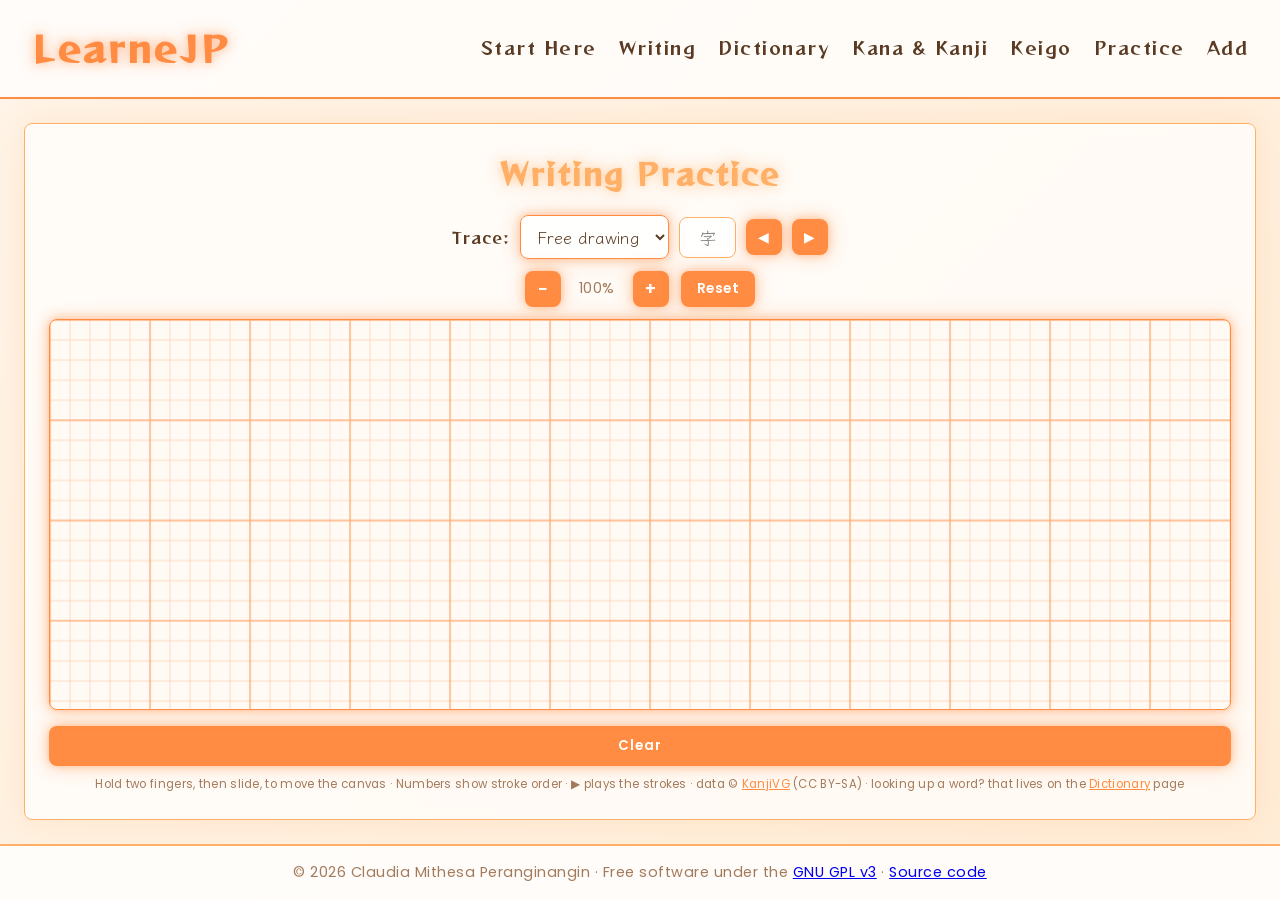
<file: html/writing.html>
<!DOCTYPE html>
<!--
  LearneJP — a Japanese (JLPT) study app for writing practice, quizzes, and dictionary lookup
  Copyright (C) 2026  Claudia Mithesa Peranginangin

  This program is free software: you can redistribute it and/or modify it under
  the terms of the GNU General Public License as published by the Free Software
  Foundation, either version 3 of the License, or (at your option) any later
  version. See <https://www.gnu.org/licenses/>.
-->
<html lang="en">
<head>
    <meta charset="UTF-8">
    <meta name="viewport" content="width=device-width, initial-scale=1.0">
    <meta name="description" content="Practice writing Japanese by hand — trace every kana and kanji with numbered stroke order, replay the strokes, and zoom or pan the canvas.">
    <meta name="theme-color" content="#ff8c42">
    <title>LearneJP — Writing Practice</title>
    <link rel="preconnect" href="https://fonts.googleapis.com">
    <link rel="preconnect" href="https://fonts.gstatic.com" crossorigin>
    <link href="https://fonts.googleapis.com/css2?family=Reggae+One&family=Klee+One&family=Poppins:wght@400;600&display=swap" rel="stylesheet">
    <link rel="icon" type="image/svg+xml" href="../favicon.svg">
    <link rel="manifest" href="../site.webmanifest">
    <link rel="canonical" href="https://clmpnn.github.io/LearneJP/html/writing.html">
    <meta property="og:type" content="website">
    <meta property="og:site_name" content="LearneJP">
    <meta property="og:title" content="LearneJP — Writing Practice">
    <meta property="og:description" content="Trace every kana and kanji with numbered stroke order, replay the strokes, and practice on a canvas you can zoom and pan.">
    <meta property="og:url" content="https://clmpnn.github.io/LearneJP/html/writing.html">
    <meta name="twitter:card" content="summary">
    <link rel="stylesheet" href="../css/style.css">
</head>
<body>
<header>
    <h1><a href="index.html" class="logo-link">LearneJP</a></h1>
    <nav>
        <a href="learn.html">Start Here</a>
        <a href="writing.html">Writing</a>
        <a href="dictionary.html">Dictionary</a>
        <a href="characters.html">Kana &amp; Kanji</a>
        <a href="keigo.html">Keigo</a>
        <a href="practice.html">Practice</a>
        <a href="add.html">Add</a>
    </nav>
</header>

<main class="full-page-main">
    <section class="side-panel full-width solo-page">
        <h2>Writing Practice</h2>

        <div class="trace-controls">
            <label for="traceSelect" class="trace-label">Trace:</label>
            <select id="traceSelect"></select>
            <input type="text" id="traceCustom" class="trace-custom" maxlength="2"
                   placeholder="字" title="Type any character to trace (kanji too)">
            <button id="tracePrevBtn" class="trace-btn" title="Previous character">◀</button>
            <button id="traceNextBtn" class="trace-btn" title="Next character">▶</button>
            <button id="tracePlayBtn" class="trace-btn trace-play hidden-field" title="Play stroke order">▶</button>
        </div>

        <div class="zoom-controls">
            <button id="zoomOutBtn" title="Zoom out">−</button>
            <span id="zoomLevel">100%</span>
            <button id="zoomInBtn" title="Zoom in">+</button>
            <button id="zoomResetBtn" title="Reset view">Reset</button>
        </div>

        <div class="canvas-wrapper" id="canvasWrapper">
            <canvas id="writingCanvas"></canvas>
        </div>

        <button id="clearCanvas">Clear</button>
        <p class="trace-note">Hold two fingers, then slide, to move the canvas · Numbers show stroke order · ▶ plays the strokes ·
            data © <a href="https://kanjivg.tagaini.net" target="_blank" rel="noopener">KanjiVG</a> (CC BY-SA) ·
            looking up a word? that lives on the <a href="dictionary.html">Dictionary</a> page</p>
    </section>
</main>

<footer>
    <p>&copy; 2026 Claudia Mithesa Peranginangin · Free software under the
        <a href="https://www.gnu.org/licenses/gpl-3.0.html" rel="license">GNU GPL v3</a> ·
        <a href="https://github.com/clmpnn/LearneJP">Source code</a></p>
</footer>

<script defer src="../js/stroke-data.js"></script>
<script defer src="../js/writing.js"></script>
</body>
</html>
</file>
<file: css/style.css>
/*
 * LearneJP — a Japanese (JLPT) study app for writing practice, quizzes, and dictionary lookup
 * Copyright (C) 2026  Claudia Mithesa Peranginangin
 *
 * This program is free software: you can redistribute it and/or modify it under
 * the terms of the GNU General Public License as published by the Free Software
 * Foundation, either version 3 of the License, or (at your option) any later
 * version. See <https://www.gnu.org/licenses/>.
 */
:root {
    --color-primary: #ff8c42;
    --color-accent: #ffb066;
    --color-bg: #fff4e8;
    --color-bg-alt: #ffe4c4;
    --color-text: #5a3a22;
    --font-heading: "Reggae One", var(--font-jp-ui);
    --font-body: "Poppins", sans-serif;

    /* ===== Japanese type =====
     *
     * Japanese print fonts (ゴシック体 / 明朝体) draw several kana differently
     * from the way they are written by hand. In a gothic face き and さ have
     * their lower stroke joined to the stroke above; written by hand they are
     * separate. ふ and り are similarly fused. A learner copying the printed
     * shape learns the wrong stroke count.
     *
     * 教科書体 (kyōkasho-tai) is the style Japanese schools print textbooks in,
     * precisely because it shows the handwritten forms. That is what we want
     * anywhere the user is meant to read a character in order to write it — and
     * it also matches the KanjiVG stroke paths the tracing canvas draws.
     *
     * The stack prefers a locally installed 教科書体 before falling back to the
     * Klee One webfont. Windows 10 and 11 ship UD デジタル教科書体, which was
     * designed against readability research including for readers with dyslexia;
     * where it exists it is the better face, and using it skips the download
     * entirely. Everyone else gets Klee One, a pen-kaisho face on Google Fonts
     * under the SIL Open Font License.
     */
    --font-jp-study: "UD デジタル教科書体 N-R", "UD Digi Kyokasho N-R",
                     "YuKyokasho", "Yu Kyokasho", "Klee One",
                     "Hiragino Mincho ProN", serif;


    /* Japanese inside UI chrome and dense text, where legibility beats form
     * fidelity. All system fonts, so nothing is downloaded. Naming these
     * explicitly also stops Han unification from rendering kanji with Chinese
     * glyph shapes (直, 骨, 令 differ between JP and SC) when the browser's
     * generic sans-serif happens to resolve to a Chinese font. */
    --font-jp-ui: "BIZ UDPGothic", "Hiragino Sans", "Hiragino Kaku Gothic ProN",
                  "Yu Gothic", "Noto Sans JP", "Meiryo", sans-serif;

    /* Kept so the fourteen rules already written against it keep working. */
    --font-handwriting: var(--font-jp-study);
    --radius: 8px;
    --space-md: 1.5rem;
    --glow-primary: 0 0 10px rgba(255, 140, 66, 0.5), 0 0 20px rgba(255, 140, 66, 0.3);
    --glow-accent: 0 0 10px rgba(255, 176, 102, 0.5), 0 0 20px rgba(255, 176, 102, 0.3);
}

/* Japanese is never set in bold. A real bold kaisho cut still thickens stroke
 * junctions, and a synthesised one is worse — both blur the separations
 * (き, さ, ふ, り) a learner needs to see. Emphasis is carried by size and
 * colour instead. */
[lang="ja"] {
    font-weight: 400;

    /* The heading glow (--glow-accent) is a halo around open Latin letterforms.
       On kanji it bleeds into the enclosed counters — 謙 has fourteen of them —
       and the character reads as a blot. */
    text-shadow: none;

    /* macOS defaults to subpixel antialiasing, which noticeably thickens dense
       CJK. Grayscale AA renders these closer to the drawn weight. */
    -webkit-font-smoothing: antialiased;
    -moz-osx-font-smoothing: grayscale;
}

* {
    margin: 0;
    padding: 0;
    box-sizing: border-box;
}

html {
    height: 100%;
    -webkit-text-size-adjust: 100%;
}

body {
    font-family: var(--font-body), var(--font-jp-ui);
    line-height: 1.8;
    letter-spacing: 0.5px;
    color: var(--color-text);
    background: linear-gradient(135deg, var(--color-bg), var(--color-bg-alt), var(--color-bg));
    background-size: 400% 400%;
    animation: gradientShift 12s ease infinite;
    height: 100vh;   /* fallback for older browsers */
    height: 100dvh;  /* true visible height on mobile (iOS URL bar aware) */
    display: flex;
    flex-direction: column;
}

@keyframes gradientShift {
    0% { background-position: 0 50%; }
    50% { background-position: 100% 50%; }
    100% { background-position: 0 50%; }
}

header {
    display: flex;
    flex-wrap: wrap;
    justify-content: space-between;
    align-items: center;
    gap: 8px 20px;
    flex-shrink: 0;
    padding: 16px 32px;
    background-color: rgba(255, 255, 255, 0.75);
    border-bottom: 2px solid var(--color-primary);
}

.logo-link {
    font-family: var(--font-heading), cursive;
    font-size: 2.2rem;
    letter-spacing: 3px;
    color: var(--color-primary);
    text-shadow: var(--glow-primary);
    text-decoration: none;
}

nav {
    display: flex;
    flex-wrap: wrap;
    align-items: center;
    gap: 8px 22px;
}

nav a {
    font-family: var(--font-heading), cursive;
    color: var(--color-text);
    text-decoration: none;
    font-weight: 400;
    font-size: 1.1rem;
    letter-spacing: 1.5px;
    transition: color 0.3s ease, text-shadow 0.3s ease;
}

nav a:hover {
    color: var(--color-accent);
    text-shadow: var(--glow-accent);
}

.home-main {
    display: flex;
    justify-content: center;
    align-items: center;
    flex: 1;
    min-height: 0;
    padding: var(--space-md);
}

.home-section {
    background: rgba(255, 255, 255, 0.7);
    border: 1px solid var(--color-accent);
    border-radius: var(--radius);
    padding: 40px;
    max-width: 600px;
    text-align: center;
    backdrop-filter: blur(6px);
    box-shadow: 0 0 30px rgba(255, 176, 102, 0.2);
}

.home-section h2 {
    font-family: var(--font-heading), cursive;
    font-size: 2rem;
    color: var(--color-accent);
    text-shadow: var(--glow-accent);
    margin-bottom: 16px;
    letter-spacing: 2px;
}

.home-section p {
    color: var(--color-text);
    letter-spacing: 0.5px;
}

.full-page-main {
    display: flex;
    justify-content: center;
    align-items: stretch;
    flex: 1;
    min-height: 0;
    width: 100%;
    padding: var(--space-md);
}

.side-panel {
    height: 100%;
    min-height: 0;
    overflow-y: auto;
    display: flex;
    flex-direction: column;
    background: rgba(255, 255, 255, 0.7);
    border: 1px solid var(--color-accent);
    border-radius: var(--radius);
    padding: 24px;
    backdrop-filter: blur(6px);
    box-shadow: 0 0 30px rgba(255, 176, 102, 0.2);
}

.full-width {
    width: 100%;
}

/* ===== Split page (two panels side by side) ===== */

.split-page {
    flex-direction: row;
    gap: 24px;
}

/* ===== Solo page (one panel filling the shell) =====
 *
 * Writing and the dictionary used to share a split page and are now a page
 * each, so the panel's only child is the content itself — .side-panel is
 * already a flex column, and nothing more is needed on desktop. On phones the
 * shell unlocks and the whole page scrolls, which leaves flex:1 children with
 * no height to grow into: the canvas and the results list have to be given
 * their own size back. See the small-screen block at the end of this file. */

.solo-page {
    gap: 0;
}

.split-panel {
    flex: 1;
    min-width: 0;
    min-height: 0;
    overflow-y: auto;
    display: flex;
    flex-direction: column;
}

.split-panel h2,
#searchInput,
#statusText,
#clearCanvas {
    flex-shrink: 0; /* these must keep their size; the canvas/results flex instead */
}

.split-divider {
    width: 1px;
    flex-shrink: 0;
    background: var(--color-accent);
    opacity: 0.4;
}

@media (max-width: 900px) {
    .split-page {
        flex-direction: column;
    }

    .split-divider {
        width: 100%;
        height: 1px;
    }

    /* Alone on the page, the canvas can afford more of the screen than it
       could when the dictionary sat under it. */
    .solo-page .canvas-wrapper {
        flex: 0 0 auto;
        height: min(60vh, 460px);
    }

    /* Let the results run their natural length and scroll with the document,
       rather than trapping them in a short box inside a scrolling page. */
    .solo-page #results {
        flex: 0 0 auto;
        max-height: none;
    }
}

.side-panel h2 {
    font-family: var(--font-heading), cursive;
    font-size: 1.8rem;
    color: var(--color-accent);
    text-shadow: var(--glow-accent);
    margin-bottom: 16px;
    text-align: center;
    letter-spacing: 2px;
    flex-shrink: 0;
}

.canvas-wrapper {
    width: 100%;
    flex: 1;
    position: relative;
    border-radius: var(--radius);
    overflow: hidden;
    border: 1px solid var(--color-primary);
    box-shadow: var(--glow-primary);
    background: #fffaf3;
    touch-action: none;
    cursor: grab;
}

.canvas-wrapper.panning {
    cursor: grabbing;
}

.canvas-wrapper {
    min-height: 240px;
    touch-action: none; /* the canvas owns all touch gestures (draw/pinch/pan) */
}

#writingCanvas {
    position: absolute;
    top: 0;
    left: 0;
    width: 100%;
    height: 100%;
    display: block;
    cursor: crosshair;
}

.zoom-controls {
    display: flex;
    align-items: center;
    justify-content: center;
    gap: 12px;
    margin-bottom: 12px;
    flex-shrink: 0;
}

.zoom-controls button {
    width: 36px;
    height: 36px;
    border: none;
    border-radius: var(--radius);
    background-color: var(--color-primary);
    color: white;
    font-family: var(--font-body), var(--font-jp-ui);
    font-weight: 600;
    font-size: 1.1rem;
    cursor: pointer;
    box-shadow: var(--glow-primary);
    transition: box-shadow 0.3s ease, transform 0.2s ease, background-color 0.3s ease;
}

.zoom-controls #zoomResetBtn {
    width: auto;
    padding: 0 16px;
    font-size: 0.85rem;
    letter-spacing: 0.5px;
}

.zoom-controls button:hover {
    background-color: var(--color-accent);
    box-shadow: var(--glow-accent);
    transform: scale(1.08);
}

#zoomLevel {
    font-family: var(--font-body), var(--font-jp-ui);
    font-size: 0.9rem;
    letter-spacing: 0.5px;
    color: #a37b5c;
    min-width: 48px;
    text-align: center;
}

#clearCanvas {
    margin-top: 16px;
    padding: 10px 20px;
    background-color: var(--color-primary);
    color: white;
    border: none;
    border-radius: var(--radius);
    font-family: var(--font-body), var(--font-jp-ui);
    font-weight: 600;
    letter-spacing: 1px;
    cursor: pointer;
    box-shadow: var(--glow-primary);
    transition: box-shadow 0.3s ease, transform 0.2s ease, background-color 0.3s ease;
    flex-shrink: 0;
}

#clearCanvas:hover {
    background-color: var(--color-accent);
    box-shadow: var(--glow-accent);
    transform: scale(1.05);
}

#searchInput {
    width: 100%;
    padding: 12px 16px;
    margin-bottom: 16px;
    border: 1px solid var(--color-accent);
    border-radius: var(--radius);
    background: rgba(255, 255, 255, 0.8);
    color: var(--color-text);
    font-family: var(--font-body), var(--font-jp-ui);
    font-size: 1rem;
    letter-spacing: 0.5px;
    outline: none;
    transition: box-shadow 0.3s ease;
    flex-shrink: 0;
}

#searchInput:focus {
    box-shadow: var(--glow-accent);
}

#statusText {
    font-size: 0.85rem;
    letter-spacing: 0.5px;
    color: #a37b5c;
    margin-bottom: 12px;
    flex-shrink: 0;
}

#results {
    flex: 1;
    min-height: 140px;
    overflow-y: auto;
    display: flex;
    flex-direction: column;
    gap: 12px;
    padding-right: 8px;
}

.result-card {
    background: rgba(255, 255, 255, 0.75);
    border: 1px solid var(--color-primary);
    border-radius: var(--radius);
    padding: 14px 18px;
    box-shadow: 0 0 12px rgba(255, 140, 66, 0.15);
}

.result-word {
    display: flex;
    align-items: center;
    gap: 10px;
    margin-bottom: 4px;
    flex-wrap: wrap;
}

.result-kanji {
    font-family: var(--font-handwriting), cursive;
    font-weight: 400;
    font-size: 1.6rem;
    letter-spacing: 1.5px;
    color: var(--color-primary);
}

.result-tag {
    display: inline-block;
    padding: 2px 10px;
    border-radius: 12px;
    font-family: var(--font-body), var(--font-jp-ui);
    font-size: 0.7rem;
    font-weight: 600;
    letter-spacing: 0.5px;
    background: rgba(255, 176, 102, 0.3);
    color: var(--color-text);
}

.result-tag-common {
    background: rgba(255, 140, 66, 0.35);
    color: var(--color-primary);
}

.mora-row {
    display: flex;
    flex-wrap: wrap;
    gap: 4px;
    margin-bottom: 10px;
}

.mora-unit {
    display: flex;
    flex-direction: column;
    align-items: center;
    min-width: 24px;
}

.mora-kana {
    font-family: var(--font-handwriting), cursive;
    font-weight: 400;
    font-size: 1.2rem;
    letter-spacing: 0.5px;
    color: var(--color-accent);
    line-height: 1.2;
}

.mora-romaji {
    font-family: var(--font-body), var(--font-jp-ui);
    font-weight: 400;
    font-size: 0.7rem;
    letter-spacing: 0.3px;
    color: #a37b5c;
    line-height: 1.2;
}

.result-meaning {
    font-family: var(--font-body), var(--font-jp-ui);
    font-weight: 400;
    font-size: 0.95rem;
    letter-spacing: 0.5px;
    color: var(--color-text);
}

.no-results {
    text-align: center;
    letter-spacing: 0.5px;
    color: #a37b5c;
    padding: 20px;
}

.iframe-wrapper {
    width: 100%;
    flex: 1;
    border-radius: var(--radius);
    overflow: hidden;
    border: 1px solid var(--color-primary);
    box-shadow: var(--glow-primary);
}

.iframe-wrapper iframe {
    width: 100%;
    height: 100%;
    border: none;
}

/* ===== JLPT Practice Section ===== */

.practice-controls {
    display: flex;
    justify-content: space-between;
    align-items: center;
    margin-bottom: 20px;
    flex-shrink: 0;
    flex-wrap: wrap;
    gap: 12px;
}

#levelSelect {
    padding: 10px 18px;
    border: 1px solid var(--color-primary);
    border-radius: var(--radius);
    background: rgba(255, 255, 255, 0.85);
    color: var(--color-text);
    font-family: var(--font-heading), cursive;
    font-size: 1rem;
    letter-spacing: 1px;
    cursor: pointer;
    box-shadow: var(--glow-primary);
    transition: box-shadow 0.3s ease, transform 0.2s ease;
}

#levelSelect:hover {
    box-shadow: var(--glow-accent);
    transform: scale(1.02);
}

#levelSelect:focus {
    outline: none;
    box-shadow: var(--glow-accent);
}

.tab-toggle {
    display: flex;
    flex-wrap: wrap;
    gap: 10px;
}

.tab-btn {
    padding: 10px 22px;
    border: 1px solid var(--color-primary);
    border-radius: var(--radius);
    background: rgba(255, 255, 255, 0.6);
    color: var(--color-text);
    font-family: var(--font-heading), cursive;
    font-size: 0.95rem;
    letter-spacing: 1px;
    cursor: pointer;
    transition: background-color 0.3s ease, box-shadow 0.3s ease, transform 0.2s ease;
}

.tab-btn:hover {
    box-shadow: var(--glow-accent);
    transform: scale(1.04);
}

.tab-btn.active {
    background-color: var(--color-primary);
    color: white;
    box-shadow: var(--glow-primary);
}

.practice-content {
    flex: 1;
    overflow-y: auto;
    padding: 8px;
}

.practice-content.hidden {
    display: none;
}

#audioPlayer {
    width: 100%;
    margin-bottom: 20px;
    border-radius: var(--radius);
    box-shadow: var(--glow-accent);
}

.listening-image {
    display: block;
    width: 100%;
    max-width: 480px;
    height: 320px; /* every image gets the same standard box */
    margin: 0 auto 16px auto;
    padding: 8px;
    object-fit: contain; /* upscales small scans, shrinks big ones, keeps aspect ratio */
    background: #fffaf3;
    border: 1px solid var(--color-accent);
    border-radius: var(--radius);
    box-shadow: var(--glow-accent);
}

@media (max-width: 600px) {
    .listening-image {
        height: 240px;
    }
}

.passage {
    background: rgba(255, 255, 255, 0.6);
    border: 1px solid var(--color-accent);
    border-radius: var(--radius);
    padding: 16px;
    margin-bottom: 16px;
    font-family: var(--font-handwriting), cursive;
    font-weight: 400;
    font-size: 1.1rem;
    line-height: 2;
}

.question-text {
    font-family: var(--font-jp-study), cursive;
    font-weight: 400;
    font-size: 1.2rem;
    letter-spacing: 1px;
    color: var(--color-primary);
    margin-bottom: 16px;
}

.choices {
    display: flex;
    flex-direction: column;
    gap: 10px;
    margin-bottom: 16px;
}

.choice-btn {
    padding: 12px 18px;
    text-align: left;
    border: 1px solid var(--color-accent);
    border-radius: var(--radius);
    background: rgba(255, 255, 255, 0.75);
    color: var(--color-text);
    font-family: var(--font-handwriting), cursive;
    font-weight: 400;
    font-size: 1.05rem;
    letter-spacing: 0.5px;
    cursor: pointer;
    transition: box-shadow 0.3s ease, background-color 0.3s ease, transform 0.2s ease;
}

.choice-btn:hover:not(:disabled) {
    box-shadow: var(--glow-accent);
    transform: scale(1.01);
}

.choice-btn:disabled {
    cursor: default;
}

.choice-btn.correct {
    background-color: #ffd9a3;
    border-color: var(--color-primary);
    box-shadow: var(--glow-primary);
}

.choice-btn.incorrect {
    background-color: #f5c6c6;
    border-color: #d97a7a;
}

.feedback {
    font-family: var(--font-heading), cursive;
    font-weight: 400;
    letter-spacing: 1px;
    margin-bottom: 16px;
}

.correct-text {
    color: var(--color-primary);
}

.incorrect-text {
    color: #c14c4c;
}

.practice-nav {
    display: flex;
    justify-content: space-between;
    align-items: center;
    margin-top: 16px;
    flex-shrink: 0;
    gap: 12px;
}

#prevBtn,
#nextBtn {
    padding: 10px 24px;
    background-color: var(--color-primary);
    color: white;
    border: none;
    border-radius: var(--radius);
    font-family: var(--font-heading), cursive;
    font-size: 0.95rem;
    letter-spacing: 1px;
    cursor: pointer;
    box-shadow: var(--glow-primary);
    transition: box-shadow 0.3s ease, transform 0.2s ease, background-color 0.3s ease;
}

#prevBtn:hover,
#nextBtn:hover {
    background-color: var(--color-accent);
    box-shadow: var(--glow-accent);
    transform: scale(1.05);
}

#questionCounter {
    font-family: var(--font-body), var(--font-jp-ui);
    font-size: 0.9rem;
    letter-spacing: 0.5px;
    color: #a37b5c;
}

footer {
    flex-shrink: 0;
    text-align: center;
    padding: 14px 20px;
    background-color: rgba(255, 255, 255, 0.85);
    border-top: 2px solid var(--color-accent);
    color: #a37b5c;
    letter-spacing: 0.5px;
    font-size: 0.9rem;
}

/* ===== Admin Page ===== */

.admin-form {
    display: grid;
    grid-template-columns: 1fr;
    gap: 14px 24px;
    width: 100%;
    align-items: start;
}

/* On wide screens the form fills the panel: short fields pair up in two
   columns, long fields (question, choices, passage, status, actions) span. */
@media (min-width: 700px) {
    .admin-form {
        grid-template-columns: 1fr 1fr;
    }

    .admin-form > .form-wide,
    .admin-form > #statusMsg,
    .admin-form > .admin-actions {
        grid-column: 1 / -1;
    }
}

.admin-form label {
    font-family: var(--font-body), var(--font-jp-ui);
    font-size: 0.9rem;
    color: var(--color-text);
    margin-bottom: 4px;
    display: block;
}

.admin-form input,
.admin-form select,
.admin-form textarea {
    width: 100%;
    padding: 10px 14px;
    border: 1px solid var(--color-accent);
    border-radius: var(--radius);
    background: rgba(255, 255, 255, 0.85);
    color: var(--color-text);
    font-family: var(--font-body), var(--font-jp-ui);
    font-size: 0.95rem;
}

.admin-form textarea {
    resize: vertical;
    min-height: 60px;
}

.choice-row {
    display: flex;
    gap: 8px;
    align-items: center;
}

.choice-row input[type="radio"] {
    width: auto;
}

.hidden-field {
    display: none;
}

#statusMsg {
    font-family: var(--font-heading), cursive;
    padding: 10px;
    border-radius: var(--radius);
    text-align: center;
}

#statusMsg.success {
    background: #ffd9a3;
    color: var(--color-text);
}

#statusMsg.error {
    background: #f5c6c6;
    color: #c14c4c;
}

#countsDisplay {
    font-family: var(--font-body), var(--font-jp-ui);
    font-size: 0.85rem;
    color: #a37b5c;
    text-align: center;
    margin-bottom: 12px;
}

.admin-actions {
    display: flex;
    gap: 12px;
    justify-content: center;
    margin-top: 10px;
}

.theme-btn {
    padding: 12px 28px;
    border: none;
    border-radius: var(--radius);
    font-family: var(--font-heading), cursive;
    font-size: 0.95rem;
    letter-spacing: 1px;
    cursor: pointer;
    transition: box-shadow 0.3s ease, transform 0.2s ease, background-color 0.3s ease;
}

.theme-btn-primary {
    background-color: var(--color-primary);
    color: white;
    box-shadow: var(--glow-primary);
}

.theme-btn-primary:hover {
    background-color: var(--color-accent);
    box-shadow: var(--glow-accent);
    transform: scale(1.05);
}

.theme-btn-secondary {
    background-color: rgba(255, 255, 255, 0.85);
    color: var(--color-primary);
    border: 1px solid var(--color-primary);
    box-shadow: 0 0 12px rgba(255, 140, 66, 0.15);
}

.theme-btn-secondary:hover {
    background-color: var(--color-bg-alt);
    box-shadow: var(--glow-accent);
    transform: scale(1.05);
}

/* ===== Manage / Delete Questions ===== */

.admin-divider {
    border: none;
    border-top: 1px solid var(--color-accent);
    margin: 30px 0;
}

#manageInfo {
    font-size: 0.85rem;
    letter-spacing: 0.5px;
    color: #a37b5c;
    margin-bottom: 12px;
    text-align: center;
}

.question-list {
    display: flex;
    flex-direction: column;
    gap: 12px;
    max-height: 400px;
    overflow-y: auto;
}

.question-item {
    display: flex;
    justify-content: space-between;
    align-items: flex-start;
    gap: 16px;
    background: rgba(255, 255, 255, 0.75);
    border: 1px solid var(--color-primary);
    border-radius: var(--radius);
    padding: 14px 18px;
    box-shadow: 0 0 12px rgba(255, 140, 66, 0.15);
}

.question-item-text {
    flex: 1;
}

.q-passage-preview {
    font-family: var(--font-handwriting), cursive;
    font-weight: 400;
    font-size: 0.9rem;
    color: #a37b5c;
    margin-bottom: 6px;
}

.q-text {
    font-family: var(--font-jp-study), cursive;
    font-weight: 400;
    font-size: 1rem;
    color: var(--color-primary);
    margin-bottom: 8px;
}

.q-choices-row {
    display: flex;
    flex-wrap: wrap;
    gap: 6px;
    margin-bottom: 6px;
}

.q-choice {
    font-family: var(--font-body), var(--font-jp-ui);
    font-size: 0.8rem;
    padding: 3px 10px;
    border-radius: 10px;
    background: rgba(255, 176, 102, 0.25);
    color: var(--color-text);
}

.q-choice-correct {
    background: #ffd9a3;
    color: var(--color-primary);
    font-weight: 600;
}

.q-meta {
    font-family: var(--font-body), var(--font-jp-ui);
    font-size: 0.75rem;
    color: #a37b5c;
}

.delete-btn {
    flex-shrink: 0;
    padding: 8px 16px;
    background-color: #f5c6c6;
    color: #c14c4c;
    border: 1px solid #d97a7a;
    border-radius: var(--radius);
    font-family: var(--font-heading), cursive;
    font-size: 0.85rem;
    letter-spacing: 0.5px;
    cursor: pointer;
    transition: background-color 0.3s ease, transform 0.2s ease;
}

.delete-btn:hover {
    background-color: #e88a8a;
    color: white;
    transform: scale(1.05);
}

/* ===== In-Tab Delete Button (Practice Page) ===== */

#deleteQuestionBtn {
    display: block;
    margin: 0;
    margin-right: auto;
    padding: 10px 18px;
    border: 1px solid #d97a7a;
    border-radius: var(--radius);
    background: rgba(255, 255, 255, 0.85);
    color: #c14c4c;
    font-family: var(--font-heading), cursive;
    font-size: 1rem;
    letter-spacing: 1px;
    cursor: pointer;
    box-shadow: 0 0 10px rgba(217, 122, 122, 0.4), 0 0 20px rgba(217, 122, 122, 0.2);
    transition: box-shadow 0.3s ease, transform 0.2s ease, background-color 0.3s ease;
}

#deleteQuestionBtn:hover {
    background-color: #f5c6c6;
    box-shadow: 0 0 10px rgba(217, 122, 122, 0.6), 0 0 20px rgba(217, 122, 122, 0.4);
    transform: scale(1.02);
}
/* ===== Kana & Kanji Reference Page ===== */

.charref-content {
    flex: 1;
    min-height: 0;
    overflow-y: auto;
    padding: 8px;
}

.charref-content.hidden {
    display: none;
}

.charref-tabbar {
    justify-content: center;
}

.kana-charts {
    display: grid;
    grid-template-columns: repeat(auto-fit, minmax(min(420px, 100%), 1fr));
    gap: 24px 32px;
    align-items: start;
}

.kana-block {
    background: rgba(255, 255, 255, 0.45);
    border: 1px solid rgba(255, 176, 102, 0.45);
    border-radius: var(--radius);
    padding: 16px 20px 20px;
}

.kana-heading {
    font-family: var(--font-heading), cursive;
    color: var(--color-primary);
    letter-spacing: 1px;
    margin: 0 0 12px;
}

.kana-table {
    width: 100%;
    border-collapse: separate;
    border-spacing: 6px;
}

.kana-rowlabel {
    font-family: var(--font-body), var(--font-jp-ui);
    font-size: 0.75rem;
    color: #a37b5c;
    text-align: right;
    padding-right: 6px;
    min-width: 22px;
    font-weight: 600;
}

.kana-cell {
    background: rgba(255, 255, 255, 0.75);
    border: 1px solid var(--color-accent);
    border-radius: var(--radius);
    text-align: center;
    padding: 8px 6px;
    min-width: 58px;
}

.kana-cell.kana-empty {
    background: transparent;
    border: none;
}

.kana-char {
    display: block;
    font-family: var(--font-handwriting), cursive;
    font-weight: 400;
    font-size: 1.5rem;
    line-height: 1.3;
    color: var(--color-text);
}

.kana-romaji {
    display: block;
    font-family: var(--font-body), var(--font-jp-ui);
    font-size: 0.7rem;
    color: #a37b5c;
    line-height: 1.2;
}

.kana-note {
    font-size: 0.8rem;
    color: #a37b5c;
    margin-top: 6px;
}

/* --- Kanji tab --- */

.charref-toolbar {
    display: flex;
    flex-wrap: wrap;
    align-items: center;
    gap: 12px;
    margin-bottom: 8px;
}

.level-chips {
    display: flex;
    flex-wrap: wrap;
    gap: 6px;
}

.level-chip {
    font-family: var(--font-heading), cursive;
    font-size: 0.9rem;
    letter-spacing: 1px;
    padding: 6px 14px;
    border: 1px solid var(--color-accent);
    border-radius: 999px;
    background: rgba(255, 255, 255, 0.75);
    color: var(--color-text);
    cursor: pointer;
    transition: background-color 0.2s ease, box-shadow 0.2s ease;
}

.level-chip:hover {
    box-shadow: var(--glow-accent);
}

.level-chip.active {
    background: var(--color-primary);
    border-color: var(--color-primary);
    color: white;
    box-shadow: var(--glow-primary);
}

.kanji-search {
    flex: 1;
    min-width: 220px;
    padding: 8px 14px;
    border: 1px solid var(--color-accent);
    border-radius: var(--radius);
    background: rgba(255, 255, 255, 0.85);
    font-family: var(--font-body), var(--font-jp-ui);
    font-size: 0.9rem;
    color: var(--color-text);
}

.kanji-search:focus {
    outline: none;
    box-shadow: var(--glow-accent);
}

.kanji-count {
    font-size: 0.85rem;
    color: #a37b5c;
    margin-bottom: 12px;
}

.kanji-grid {
    display: grid;
    grid-template-columns: repeat(auto-fill, minmax(64px, 1fr));
    gap: 8px;
}

.kanji-tile {
    font-family: var(--font-handwriting), cursive;
    font-weight: 400;
    font-size: 1.7rem;
    line-height: 1;
    padding: 12px 0;
    background: rgba(255, 255, 255, 0.8);
    border: 1px solid var(--color-accent);
    border-radius: var(--radius);
    color: var(--color-text);
    cursor: pointer;
    transition: transform 0.15s ease, box-shadow 0.2s ease;
}

.kanji-tile:hover {
    transform: scale(1.08);
    box-shadow: var(--glow-accent);
}

.charref-note {
    font-size: 0.75rem;
    color: #a37b5c;
    margin-top: 20px;
}

.charref-note a {
    color: var(--color-primary);
}

/* --- Kanji detail modal --- */

.kmodal-overlay {
    position: fixed;
    inset: 0;
    background: rgba(90, 58, 34, 0.45);
    display: flex;
    align-items: center;
    justify-content: center;
    padding: 20px;
    z-index: 100;
}

.kmodal-overlay.hidden {
    display: none;
}

.kmodal-card {
    position: relative;
    background: #fffaf3;
    border: 2px solid var(--color-primary);
    border-radius: var(--radius);
    box-shadow: var(--glow-primary);
    padding: 28px;
    width: 100%;
    max-width: 420px;
    max-height: 85vh;
    max-height: 85dvh;
    overflow-y: auto;
}

.kmodal-close {
    position: absolute;
    top: 10px;
    right: 14px;
    border: none;
    background: none;
    font-size: 1.6rem;
    color: #a37b5c;
    cursor: pointer;
    line-height: 1;
}

.kmodal-head {
    display: flex;
    align-items: center;
    gap: 18px;
    margin-bottom: 16px;
}

.kmodal-kanji {
    font-family: var(--font-handwriting), cursive;
    font-weight: 400;
    font-size: 4.2rem;
    line-height: 1;
    color: var(--color-text);
}

.kmodal-headinfo {
    display: flex;
    flex-direction: column;
    gap: 6px;
}

.kmodal-badge {
    font-family: var(--font-heading), cursive;
    font-size: 0.85rem;
    letter-spacing: 1px;
    background: var(--color-primary);
    color: white;
    border-radius: 999px;
    padding: 3px 12px;
    width: fit-content;
}

.kmodal-strokes {
    font-size: 0.85rem;
    color: #a37b5c;
}

.kmodal-row {
    display: flex;
    flex-direction: column;
    margin-bottom: 12px;
}

.kmodal-row strong {
    font-family: var(--font-heading), cursive;
    font-size: 0.8rem;
    letter-spacing: 1px;
    color: var(--color-primary);
}

.kmodal-jp {
    font-family: var(--font-handwriting), cursive;
    font-weight: 400;
    font-size: 1.05rem;
}

.kmodal-jisho {
    display: inline-block;
    margin-top: 8px;
    font-family: var(--font-heading), cursive;
    font-size: 0.9rem;
    letter-spacing: 1px;
    color: var(--color-primary);
    text-decoration: none;
}

.kmodal-jisho:hover {
    text-shadow: var(--glow-primary);
}

@media (max-width: 600px) {
    .kana-cell {
        min-width: 44px;
        padding: 6px 4px;
    }

    .kana-char {
        font-size: 1.2rem;
    }

    .kanji-grid {
        grid-template-columns: repeat(auto-fill, minmax(52px, 1fr));
    }

    .kanji-tile {
        font-size: 1.4rem;
        padding: 10px 0;
    }
}

/* ===== Dictionary footnote (Writing & Dictionary page) ===== */

.dict-footnote {
    flex-shrink: 0;
    margin-top: 10px;
    font-size: 0.72rem;
    letter-spacing: 0.3px;
    color: #a37b5c;
}

.dict-footnote a {
    color: var(--color-primary);
}

/* ===== Pronunciation (Kana & Kanji page) ===== */

.charref-hint {
    font-size: 0.8rem;
    color: #a37b5c;
    margin-bottom: 10px;
}

.kana-cell.kana-speakable {
    cursor: pointer;
    transition: box-shadow 0.15s ease, transform 0.1s ease;
}

.kana-cell.kana-speakable:hover {
    box-shadow: var(--glow-accent);
}

.kana-cell.kana-speakable:active {
    transform: scale(0.95);
}

.say-chip {
    font-family: var(--font-handwriting), cursive;
    font-weight: 400;
    font-size: 1rem;
    padding: 3px 12px;
    margin: 2px 6px 2px 0;
    border: 1px solid var(--color-accent);
    border-radius: 999px;
    background: rgba(255, 255, 255, 0.8);
    color: var(--color-text);
    cursor: pointer;
    transition: box-shadow 0.2s ease, background-color 0.2s ease;
}

.say-chip:hover {
    box-shadow: var(--glow-accent);
    background: #fff;
}

.kmodal-say {
    font-family: var(--font-body), var(--font-jp-ui);
    font-size: 0.78rem;
    padding: 4px 12px;
    width: fit-content;
    border: 1px solid var(--color-accent);
    border-radius: 999px;
    background: rgba(255, 255, 255, 0.85);
    color: var(--color-text);
    cursor: pointer;
    transition: box-shadow 0.2s ease;
}

.kmodal-say:hover {
    box-shadow: var(--glow-accent);
}

.kmodal-jp {
    display: flex;
    flex-wrap: wrap;
    align-items: center;
}

/* ============================================================
   Responsive layout — tablets, phones, small phones
   ============================================================ */

@media (prefers-reduced-motion: reduce) {
    body {
        animation: none;
    }

    *,
    *::before,
    *::after {
        transition: none !important;
        animation: none !important;
    }
}

/* --- Tablets & small laptops --- */
@media (max-width: 900px) {
    header {
        padding: 12px 20px;
        justify-content: center;
        text-align: center;
    }

    .logo-link {
        font-size: 1.8rem;
    }

    nav {
        justify-content: center;
    }

    nav a {
        font-size: 1rem;
    }

    .full-page-main {
        padding: 12px;
    }

    .side-panel {
        padding: 16px;
    }

    .side-panel h2 {
        font-size: 1.5rem;
        margin-bottom: 12px;
    }

    /* Writing page stacks: each half sizes to its content and the outer
       panel scrolls the whole stack — nothing can overlap. */
    .split-page > .split-panel {
        flex: 0 0 auto;
        min-height: 0;
        overflow-y: visible;
    }

    .split-page .canvas-wrapper {
        flex: 0 0 auto;
        height: min(48vh, 380px);
    }

    .split-page #results {
        flex: 0 0 auto;
        max-height: 48vh;
    }
}

/* --- Phones --- */
@media (max-width: 600px) {
    header {
        padding: 10px 12px;
        padding-left: max(12px, env(safe-area-inset-left));
        padding-right: max(12px, env(safe-area-inset-right));
    }

    .logo-link {
        font-size: 1.5rem;
        letter-spacing: 2px;
    }

    nav {
        gap: 6px 14px;
    }

    nav a {
        font-size: 0.9rem;
        letter-spacing: 1px;
    }

    footer {
        font-size: 0.8rem;
        padding: 10px 12px;
        padding-bottom: max(10px, env(safe-area-inset-bottom));
    }

    .full-page-main {
        padding: 8px;
    }

    .side-panel {
        padding: 12px;
    }

    .side-panel h2 {
        font-size: 1.3rem;
        letter-spacing: 1px;
    }

    /* Practice page */
    .practice-controls {
        justify-content: center;
    }

    #levelSelect {
        width: 100%;
        text-align: center;
    }

    .tab-toggle {
        width: 100%;
        justify-content: center;
        gap: 6px;
    }

    .tab-btn {
        flex: 1 1 auto;
        padding: 8px 10px;
        font-size: 0.85rem;
    }

    .question-text {
        font-size: 1.1rem;
    }

    .choice-btn {
        font-size: 1rem;
        padding: 12px 14px;
    }

    #prevBtn,
    #nextBtn {
        padding: 10px 16px;
        font-size: 0.85rem;
    }

    /* 16px form controls stop iOS Safari from zooming the page on focus */
    input,
    select,
    textarea,
    #searchInput,
    .kanji-search {
        font-size: 16px;
    }

    .admin-actions {
        flex-direction: column;
    }

    .admin-actions .theme-btn {
        width: 100%;
    }

    .question-item {
        flex-direction: column;
    }

    .delete-btn {
        align-self: flex-end;
    }

    /* Kanji modal */
    .kmodal-card {
        padding: 20px 16px;
    }

    .kmodal-kanji {
        font-size: 3.2rem;
    }

    .kmodal-head {
        gap: 12px;
    }

    /* Kana & Kanji reference */
    .kana-charts {
        gap: 16px;
    }

    .kana-block {
        padding: 12px 10px 14px;
        overflow-x: auto; /* safety net: chart can scroll sideways if ever cramped */
    }

    .dict-footnote {
        font-size: 0.68rem;
    }
}

/* --- Very small phones (~iPhone SE and narrower) --- */
@media (max-width: 380px) {
    .logo-link {
        font-size: 1.3rem;
    }

    nav a {
        font-size: 0.82rem;
    }

    .tab-btn {
        padding: 7px 8px;
        font-size: 0.8rem;
    }

    .kana-cell {
        min-width: 38px;
        padding: 5px 2px;
    }

    .kana-char {
        font-size: 1.05rem;
    }

    .kana-romaji {
        font-size: 0.6rem;
    }

    .kanji-grid {
        grid-template-columns: repeat(auto-fill, minmax(46px, 1fr));
    }
}

/* ===== Kana tracing controls (Writing page) ===== */

.trace-controls {
    display: flex;
    align-items: center;
    justify-content: center;
    flex-wrap: wrap;
    gap: 10px;
    margin-bottom: 12px;
    flex-shrink: 0;
}

.trace-label {
    font-family: var(--font-heading), cursive;
    font-size: 0.95rem;
    letter-spacing: 1px;
    color: var(--color-text);
}

#traceSelect {
    padding: 8px 12px;
    border: 1px solid var(--color-primary);
    border-radius: var(--radius);
    background: rgba(255, 255, 255, 0.85);
    color: var(--color-text);
    font-family: var(--font-handwriting), cursive;
    font-weight: 400;
    font-size: 1.05rem;
    cursor: pointer;
    box-shadow: var(--glow-primary);
    transition: box-shadow 0.3s ease;
}

#traceSelect:focus {
    outline: none;
    box-shadow: var(--glow-accent);
}

.trace-btn {
    width: 36px;
    height: 36px;
    border: none;
    border-radius: var(--radius);
    background-color: var(--color-primary);
    color: white;
    font-size: 0.9rem;
    cursor: pointer;
    box-shadow: var(--glow-primary);
    transition: box-shadow 0.3s ease, transform 0.2s ease, background-color 0.3s ease;
}

.trace-btn:hover {
    background-color: var(--color-accent);
    box-shadow: var(--glow-accent);
    transform: scale(1.08);
}

@media (max-width: 600px) {
    .trace-controls {
        gap: 8px;
    }

    #traceSelect {
        flex: 1;
        min-width: 0;
    }
}

/* ===== Stroke-order tracing additions ===== */

.trace-custom {
    width: 3.2em;
    padding: 7px 8px;
    text-align: center;
    border: 1px solid var(--color-accent);
    border-radius: var(--radius);
    background: rgba(255, 255, 255, 0.85);
    color: var(--color-text);
    font-family: var(--font-handwriting), cursive;
    font-weight: 400;
    font-size: 1.1rem;
}

.trace-custom:focus {
    outline: none;
    box-shadow: var(--glow-accent);
}

.trace-btn.trace-play {
    background-color: var(--color-accent);
}

.trace-note {
    flex-shrink: 0;
    margin-top: 8px;
    font-size: 0.72rem;
    letter-spacing: 0.3px;
    color: #a37b5c;
    text-align: center;
}

.trace-note a {
    color: var(--color-primary);
}

a.kmodal-say {
    text-decoration: none;
    display: inline-block;
}

/* ===== Image upload for listening questions (Add page) ===== */

#imageFile {
    font-family: var(--font-body), var(--font-jp-ui);
    font-size: 0.85rem;
    color: var(--color-text);
}

.image-preview-wrap {
    display: flex;
    flex-direction: column;
    gap: 6px;
    margin: 8px 0;
}

.image-preview {
    display: block;
    width: 100%;
    max-width: 320px;
    height: 200px;
    padding: 6px;
    object-fit: contain;
    background: #fffaf3;
    border: 1px solid var(--color-accent);
    border-radius: var(--radius);
    box-shadow: var(--glow-accent);
}

.image-preview-meta {
    display: flex;
    align-items: center;
    flex-wrap: wrap;
    gap: 10px;
    font-size: 0.78rem;
    color: #a37b5c;
}

.image-remove-btn {
    padding: 4px 12px;
    border: 1px solid #d97a7a;
    border-radius: 999px;
    background: rgba(255, 255, 255, 0.85);
    color: #c14c4c;
    font-family: var(--font-body), var(--font-jp-ui);
    font-size: 0.78rem;
    cursor: pointer;
    transition: background-color 0.2s ease;
}

.image-remove-btn:hover {
    background-color: #f5c6c6;
    color: white;
}

.field-hint {
    margin-top: 6px;
    font-size: 0.75rem;
    color: #a37b5c;
    line-height: 1.5;
}

/* ===== Practice selection mode (In order / Performance) ===== */

.mode-toggle {
    display: flex;
    align-items: center;
    flex-wrap: wrap;
    gap: 6px;
}

.perf-reset {
    margin-left: 6px;
    padding: 5px 12px;
    border: 1px solid #d97a7a;
    border-radius: 999px;
    background: rgba(255, 255, 255, 0.75);
    color: #c14c4c;
    font-family: var(--font-body), var(--font-jp-ui);
    font-size: 0.72rem;
    cursor: pointer;
    transition: background-color 0.2s ease;
}

.perf-reset:hover {
    background-color: #f5c6c6;
    color: white;
}

@media (max-width: 600px) {
    .mode-toggle {
        width: 100%;
        justify-content: center;
    }
}

/* ============================================================
   Sentence mode
   ------------------------------------------------------------
   The dictionary panel gains a second way in: paste a line of
   Japanese and get every word in it. The parse is shown as a
   reading strip — the sentence re-set with romaji under each
   word, the way a textbook prints furigana — pinned to the top
   of the results so it stays put while the cards scroll beneath
   it. Inflected words carry a dashed rule, the mark a teacher
   would leave under something that has been changed from its
   dictionary form.
   ============================================================ */

.dict-modes {
    margin-bottom: 14px;
    flex-shrink: 0;
}

.dict-modes .tab-btn {
    flex: 1;
    padding: 8px 16px;
    font-size: 0.9rem;
}

.dict-mode-panel {
    flex-shrink: 0;
}

.dict-mode-panel[hidden] {
    display: none;
}

#sentenceInput {
    width: 100%;
    min-height: 5.5rem;
    resize: vertical;
    padding: 12px 16px;
    border: 1px solid var(--color-accent);
    border-radius: var(--radius);
    background: rgba(255, 255, 255, 0.8);
    color: var(--color-text);
    font-family: var(--font-jp-study), var(--font-body);
    font-size: 1.05rem;
    line-height: 1.9;
    outline: none;
    transition: box-shadow 0.3s ease;
}

#sentenceInput:focus {
    box-shadow: var(--glow-accent);
}

.sentence-actions {
    display: flex;
    align-items: center;
    flex-wrap: wrap;
    gap: 10px;
    margin: 10px 0 16px;
}

.sent-btn {
    padding: 9px 20px;
    border: none;
    border-radius: var(--radius);
    background-color: var(--color-primary);
    color: white;
    font-family: var(--font-body), var(--font-jp-ui);
    font-weight: 600;
    letter-spacing: 1px;
    font-size: 0.9rem;
    cursor: pointer;
    box-shadow: var(--glow-primary);
    transition: box-shadow 0.3s ease, transform 0.2s ease, background-color 0.3s ease;
}

.sent-btn:hover {
    background-color: var(--color-accent);
    box-shadow: var(--glow-accent);
    transform: scale(1.05);
}

.sent-btn-quiet {
    background-color: transparent;
    border: 1px solid var(--color-accent);
    color: #a37b5c;
    box-shadow: none;
}

.sent-btn-quiet:hover {
    background-color: rgba(255, 176, 102, 0.25);
    color: var(--color-primary);
}

.sentence-tip {
    font-size: 0.72rem;
    letter-spacing: 0.3px;
    color: #a37b5c;
}

/* Compact composer.
 *
 * Between the heading, the tabs, the text box and the status line, roughly a
 * phone-screen's worth of chrome sits above the results. All of it earns its
 * place while you are pasting and none of it does while you are reading — so
 * once a breakdown is on screen and the box no longer has focus, the box folds
 * to a single line. Tapping a word to jump to its card is exactly what takes
 * focus off the box, so the room appears at the moment it is wanted. Clicking
 * back into the box restores it.
 *
 * A height the reader set by dragging the resize handle is inline, so it wins
 * over this — an explicit choice should outlast an automatic one. */

.dict-mode-panel.is-compact #sentenceInput {
    /* One line, and the line has to fit: the reading line-height the full box
       uses would be clipped at this height, so it tightens with it. */
    min-height: 3rem;
    height: 3rem;
    padding-top: 10px;
    padding-bottom: 10px;
    line-height: 1.4;
    overflow-y: hidden;
    cursor: text;
}

/* The buttons go with it. Break down has already run by this point, and Clear
   is one tap away — clicking the box brings the whole composer back. This is
   the same bargain a comment box makes: one line until you mean to write. */
.dict-mode-panel.is-compact .sentence-actions {
    display: none;
}

/* Saving a word, and the deck it goes into.
 *
 * The save button sits in the card header beside the common tag, small enough
 * not to compete with the headword and present on every card so the habit has
 * nowhere to fall down. */

.save-btn {
    margin-left: auto;
    padding: 3px 11px;
    border: 1px solid var(--color-accent);
    border-radius: 999px;
    background: rgba(255, 255, 255, 0.7);
    color: #a37b5c;
    font-family: var(--font-body), var(--font-jp-ui);
    font-size: 0.68rem;
    font-weight: 600;
    letter-spacing: 0.4px;
    cursor: pointer;
    transition: background-color 0.2s ease, color 0.2s ease;
}

.save-btn:hover {
    background-color: rgba(255, 176, 102, 0.3);
    color: var(--color-primary);
}

.save-btn.is-saved {
    border-color: var(--color-primary);
    background-color: rgba(255, 140, 66, 0.2);
    color: var(--color-primary);
}

.saved-panel {
    margin-bottom: 16px;
}

.saved-bar {
    display: flex;
    align-items: center;
    flex-wrap: wrap;
    gap: 10px 14px;
    margin-bottom: 12px;
    padding: 12px 16px;
    border: 1px solid var(--color-accent);
    border-radius: var(--radius);
    background: rgba(255, 176, 102, 0.16);
}

.saved-count {
    flex: 1;
    font-family: var(--font-body), var(--font-jp-ui);
    font-size: 0.82rem;
    letter-spacing: 0.4px;
    color: var(--color-text);
}

.saved-empty {
    padding: 16px;
    border: 1px dashed var(--color-accent);
    border-radius: var(--radius);
    font-size: 0.82rem;
    line-height: 1.9;
    color: #a37b5c;
}

.saved-list {
    display: flex;
    flex-direction: column;
    gap: 4px;
    list-style: none;
}

.saved-row {
    display: flex;
    align-items: baseline;
    flex-wrap: wrap;
    gap: 4px 10px;
    padding: 8px 12px;
    border-radius: var(--radius);
    background: rgba(255, 255, 255, 0.6);
}

.saved-word {
    padding: 0;
    border: none;
    background: none;
    color: var(--color-text);
    font-family: var(--font-jp-study), cursive;
    font-size: 1.15rem;
    cursor: pointer;
}

.saved-word:hover {
    color: var(--color-primary);
}

.saved-reading {
    font-family: var(--font-jp-study), cursive;
    font-size: 0.85rem;
    color: #a37b5c;
}

.saved-meaning {
    flex: 1;
    min-width: 140px;
    font-size: 0.78rem;
    line-height: 1.6;
    color: #8a6242;
}

.saved-state {
    font-size: 0.66rem;
    letter-spacing: 0.5px;
    text-transform: uppercase;
    color: #a37b5c;
}

.saved-drop {
    padding: 0 6px;
    border: none;
    background: none;
    color: #bda28c;
    font-size: 1rem;
    line-height: 1;
    cursor: pointer;
}

.saved-drop:hover {
    color: var(--color-primary);
}

.saved-card {
    padding: 24px 20px;
    border: 1px solid var(--color-primary);
    border-radius: var(--radius);
    background: rgba(255, 255, 255, 0.75);
    box-shadow: var(--glow-accent);
    text-align: center;
}

.saved-prompt {
    margin-bottom: 16px;
    font-family: var(--font-jp-study), cursive;
    font-size: 2.1rem;
    line-height: 1.4;
    letter-spacing: 2px;
}

.saved-answer-reading {
    margin-bottom: 6px;
    font-family: var(--font-jp-study), cursive;
    font-size: 1.1rem;
    color: #a37b5c;
}

.saved-answer {
    margin-bottom: 14px;
    font-size: 0.95rem;
    line-height: 1.8;
    color: #8a6242;
}

.saved-progress {
    margin-top: 12px;
    font-size: 0.7rem;
    letter-spacing: 0.5px;
    color: #a37b5c;
}

/* ---- the reading strip ---- */

.sentence-strip {
    position: sticky;
    top: 0;
    z-index: 2;
    display: flex;
    flex-wrap: wrap;
    align-items: flex-end;
    gap: 4px 2px;
    /* A pasted paragraph can run to a dozen lines. Pinned at the top, that
       would leave nothing to read underneath — so the strip keeps a third of
       the screen at most and scrolls within itself past that. */
    max-height: 34vh;
    overflow-y: auto;
    padding: 12px 12px 10px;
    border: 1px solid var(--color-accent);
    border-radius: var(--radius);
    background: rgba(255, 244, 232, 0.95);
    backdrop-filter: blur(6px);
    box-shadow: 0 6px 14px rgba(255, 140, 66, 0.12);
    flex-shrink: 0;
}

.sent-token {
    display: inline-flex;
    flex-direction: column;
    align-items: center;
    gap: 1px;
    padding: 2px 3px;
    border: none;
    border-radius: 6px;
    background: none;
    color: var(--color-text);
    text-align: center;
}

button.sent-token {
    cursor: pointer;
    transition: background-color 0.2s ease;
}

button.sent-token:hover {
    background-color: rgba(255, 176, 102, 0.35);
}

button.sent-token:focus-visible {
    outline: 2px solid var(--color-primary);
    outline-offset: 1px;
}

.sent-token-jp {
    font-family: var(--font-jp-study), cursive;
    font-size: 1.4rem;
    line-height: 1.3;
    letter-spacing: 0.5px;
}

.sent-token-roma {
    font-family: var(--font-body), var(--font-jp-ui);
    font-size: 0.62rem;
    line-height: 1.2;
    letter-spacing: 0.2px;
    color: #a37b5c;
    min-height: 0.75rem;
}

.sent-token.is-inflected .sent-token-jp {
    border-bottom: 1px dashed var(--color-primary);
}

.sent-token.is-unknown {
    color: #bda28c;
}

.sent-token.is-unknown .sent-token-roma {
    color: #bda28c;
}

.sent-token.is-plain .sent-token-jp {
    font-size: 1.1rem;
    color: #a37b5c;
}

.sent-break {
    flex-basis: 100%;
    height: 0;
}

/* display:flex above would otherwise win over the browser's [hidden] rule. */
.sentence-strip[hidden] {
    display: none;
}

/* ---- the literal reading ----
 *
 * The strip above says how the line sounds; this says what it says. Same
 * chunked shape, inverted: English leads, the Japanese it came from sits
 * underneath in the small muted type the romaji uses, and the particle's role
 * rides between them. Reading down a chunk answers "what does this bit mean",
 * reading across answers "what does the sentence mean". */

.sentence-meaning {
    padding: 16px 16px 12px;
    border: 1px solid var(--color-accent);
    border-radius: var(--radius);
    background: rgba(255, 255, 255, 0.55);
    flex-shrink: 0;
}

.sentence-meaning[hidden] {
    display: none;
}

.sent-meaning-label {
    margin-bottom: 10px;
    font-family: var(--font-body), var(--font-jp-ui);
    font-size: 0.7rem;
    font-weight: 600;
    letter-spacing: 1.6px;
    text-transform: uppercase;
    color: var(--color-primary);
}

.sent-meaning-line {
    display: flex;
    flex-wrap: wrap;
    align-items: flex-start;
    gap: 10px 4px;
}

.sent-gloss {
    display: inline-flex;
    flex-direction: column;
    align-items: flex-start;
    gap: 2px;
    max-width: 100%;
    padding: 4px 7px;
    border: none;
    border-radius: 8px;
    background: none;
    color: var(--color-text);
    text-align: left;
}

button.sent-gloss {
    cursor: pointer;
    transition: background-color 0.2s ease;
}

button.sent-gloss:hover {
    background-color: rgba(255, 176, 102, 0.35);
}

button.sent-gloss:focus-visible {
    outline: 2px solid var(--color-primary);
    outline-offset: 1px;
}

.sent-gloss-en {
    font-family: var(--font-body), var(--font-jp-ui);
    font-size: 0.95rem;
    line-height: 1.35;
    letter-spacing: 0.2px;
}

.sent-gloss-role {
    padding: 1px 7px;
    border-radius: 999px;
    background: rgba(255, 176, 102, 0.3);
    font-family: var(--font-body), var(--font-jp-ui);
    font-size: 0.62rem;
    letter-spacing: 0.4px;
    color: #8a6242;
}

.sent-gloss-jp {
    font-family: var(--font-jp-study), cursive;
    font-size: 0.85rem;
    line-height: 1.3;
    color: #a37b5c;
}

.sent-gloss.is-unknown .sent-gloss-en,
.sent-gloss.is-unknown .sent-gloss-jp {
    color: #bda28c;
}

.sent-gloss-punct {
    align-self: flex-end;
    padding-bottom: 4px;
    font-family: var(--font-jp-study), cursive;
    color: #a37b5c;
}

.sent-gloss-break {
    flex-basis: 100%;
    height: 0;
}

.sent-meaning-note {
    margin-top: 12px;
    padding-top: 10px;
    border-top: 1px dashed rgba(255, 176, 102, 0.6);
    font-family: var(--font-body), var(--font-jp-ui);
    font-size: 0.72rem;
    line-height: 1.6;
    letter-spacing: 0.2px;
    color: #a37b5c;
}

/* ---- one card per word ---- */

.sentence-cards {
    display: flex;
    flex-direction: column;
    gap: 12px;
}

.sentence-card {
    /* The strip is sticky, so a card scrolled to the top of the results would
       land behind it. sentence.js measures the strip after every render and
       writes its height here; the fallback covers a single-line strip. */
    scroll-margin-top: calc(var(--sent-strip-h, 72px) + 14px);
    transition: box-shadow 0.3s ease, border-color 0.3s ease;
}

.sentence-card.is-target {
    border-color: var(--color-primary);
    box-shadow: var(--glow-primary);
}

.sent-head {
    padding: 0;
    border: none;
    background: none;
    cursor: pointer;
    text-align: left;
}

.sent-head:hover {
    text-shadow: var(--glow-accent);
}

.sent-origin {
    display: flex;
    align-items: center;
    flex-wrap: wrap;
    gap: 6px;
    margin-bottom: 8px;
    font-family: var(--font-body), var(--font-jp-ui);
    font-size: 0.78rem;
    letter-spacing: 0.3px;
    color: #a37b5c;
}

.sent-dictform {
    padding: 1px 8px;
    border: 1px solid var(--color-accent);
    border-radius: 999px;
    background: rgba(255, 255, 255, 0.8);
    color: var(--color-primary);
    font-family: var(--font-jp-study), cursive;
    font-size: 1rem;
    cursor: pointer;
    transition: background-color 0.2s ease;
}

.sent-dictform:hover {
    background-color: rgba(255, 176, 102, 0.3);
}

.sent-reason {
    padding: 2px 9px;
    border-radius: 999px;
    background: rgba(255, 176, 102, 0.25);
    font-size: 0.7rem;
    letter-spacing: 0.4px;
    color: var(--color-text);
}

/* A label that leads somewhere.
 *
 * The reason pills already say what a pattern is; where the course explains it,
 * they become links. Underlined rather than recoloured, because the pill is
 * already carrying the accent and a second signal would fight it. */

.sent-reason.is-link {
    border-bottom: 1px solid var(--color-primary);
    color: var(--color-text);
    text-decoration: none;
    cursor: pointer;
    transition: background-color 0.2s ease;
}

.sent-reason.is-link:hover {
    background-color: rgba(255, 140, 66, 0.35);
}

.sent-learn {
    display: inline-block;
    margin-top: 10px;
    color: var(--color-primary);
    font-family: var(--font-body), var(--font-jp-ui);
    font-size: 0.74rem;
    font-weight: 600;
    letter-spacing: 0.4px;
    text-decoration: none;
}

.sent-learn:hover {
    text-shadow: var(--glow-accent);
}

/* The lesson you arrived at, marked so it is obvious which one answered the
   question you came with. */
.learn-lesson.is-linked {
    border-color: var(--color-primary);
    box-shadow: var(--glow-accent);
}

.learn-lesson.is-linked > summary {
    background-color: rgba(255, 176, 102, 0.22);
}

.sent-also {
    margin-top: 8px;
    padding-top: 8px;
    border-top: 1px dashed rgba(255, 176, 102, 0.6);
    font-family: var(--font-body), var(--font-jp-ui);
    font-size: 0.75rem;
    letter-spacing: 0.3px;
    color: #a37b5c;
}

.sent-hint {
    padding: 20px;
    text-align: center;
    font-size: 0.9rem;
    line-height: 1.9;
    letter-spacing: 0.4px;
    color: #a37b5c;
}

.sent-example {
    margin-top: 10px;
    padding: 8px 14px;
    border: 1px dashed var(--color-accent);
    border-radius: var(--radius);
    background: rgba(255, 255, 255, 0.6);
    color: var(--color-primary);
    font-family: var(--font-jp-study), cursive;
    font-size: 0.95rem;
    line-height: 1.6;
    cursor: pointer;
    transition: background-color 0.2s ease, box-shadow 0.2s ease;
}

.sent-example:hover {
    background-color: rgba(255, 176, 102, 0.25);
    box-shadow: var(--glow-accent);
}

@media (max-width: 600px) {
    .sent-token-jp {
        font-size: 1.25rem;
    }

    .sentence-meaning {
        padding: 12px 12px 10px;
    }

    .sent-gloss-en {
        font-size: 0.9rem;
    }

    .sentence-strip {
        padding: 10px 8px 8px;
    }

    .sentence-tip {
        flex-basis: 100%;
    }
}

/* ============================================================
   The path from zero
   ------------------------------------------------------------
   A numbered route rather than a grid of cards: someone who has
   never studied Japanese needs to know what comes next, and a
   grid says everything is equally good to start with. So the
   stages read down the page in order, each one carrying its own
   count, and the bar at the top answers "how far in am I" —
   which on a subject this long is the question that decides
   whether you come back tomorrow.
   ============================================================ */

.learn-intro {
    margin-bottom: 18px;
    font-size: 0.95rem;
    line-height: 1.8;
    letter-spacing: 0.3px;
    flex-shrink: 0;
}

.learn-progress {
    display: flex;
    align-items: center;
    flex-wrap: wrap;
    gap: 10px 14px;
    margin-bottom: 22px;
    flex-shrink: 0;
}

.learn-progress-track {
    flex: 1;
    min-width: 160px;
    height: 8px;
    border-radius: 999px;
    background: rgba(255, 176, 102, 0.28);
    overflow: hidden;
}

.learn-progress-fill {
    width: 0;
    height: 100%;
    border-radius: 999px;
    background: var(--color-primary);
    box-shadow: var(--glow-primary);
    transition: width 0.4s ease;
}

.learn-progress-count {
    font-family: var(--font-body), var(--font-jp-ui);
    font-size: 0.78rem;
    letter-spacing: 0.4px;
    color: #a37b5c;
}

/* Review, and the tier filter.
 *
 * The review panel sits above everything because it is the thing to do on a
 * return visit — the course is for reading once and this is for coming back.
 * The tier chips hide stages rather than removing them: nothing is taken away,
 * the order of attention is just made explicit. */

.learn-review {
    margin-bottom: 18px;
    flex-shrink: 0;
}

.learn-review-bar {
    display: flex;
    align-items: center;
    flex-wrap: wrap;
    gap: 8px 14px;
    padding: 14px 18px;
    border: 1px solid var(--color-primary);
    border-radius: var(--radius);
    background: rgba(255, 176, 102, 0.18);
}

.learn-review-count {
    font-family: var(--font-heading), cursive;
    font-size: 1.05rem;
    letter-spacing: 1px;
    color: var(--color-primary);
}

.learn-review-sub {
    flex: 1;
    font-size: 0.75rem;
    letter-spacing: 0.4px;
    color: #a37b5c;
}

.learn-review-idle {
    padding: 14px 18px;
    border: 1px dashed var(--color-accent);
    border-radius: var(--radius);
    font-size: 0.82rem;
    line-height: 1.8;
    color: #a37b5c;
}

.learn-review-card {
    padding: 20px;
    border: 1px solid var(--color-primary);
    border-radius: var(--radius);
    background: rgba(255, 255, 255, 0.7);
    box-shadow: var(--glow-accent);
    text-align: center;
}

.learn-review-from {
    margin-bottom: 10px;
    font-size: 0.68rem;
    letter-spacing: 1.2px;
    text-transform: uppercase;
    color: #a37b5c;
}

.learn-review-q {
    margin-bottom: 16px;
    font-size: 1rem;
    line-height: 2;
    letter-spacing: 0.3px;
}

.learn-review-a {
    margin-bottom: 14px;
    padding: 12px 16px;
    border-left: 3px solid var(--color-primary);
    border-radius: 0 var(--radius) var(--radius) 0;
    background: rgba(255, 176, 102, 0.16);
    font-size: 0.88rem;
    line-height: 2;
    text-align: left;
}

.learn-review-progress {
    margin-top: 12px;
    font-size: 0.7rem;
    letter-spacing: 0.5px;
    color: #a37b5c;
}

/* ---- rating ---- */

.learn-rate {
    display: flex;
    align-items: center;
    justify-content: center;
    flex-wrap: wrap;
    gap: 8px;
    margin-top: 12px;
}

.learn-check .learn-rate {
    justify-content: flex-start;
    padding: 0 16px 12px 30px;
}

.learn-rate-btn {
    padding: 6px 16px;
    border: 1px solid var(--color-accent);
    border-radius: 999px;
    background: rgba(255, 255, 255, 0.7);
    color: #8a6242;
    font-family: var(--font-body), var(--font-jp-ui);
    font-size: 0.76rem;
    font-weight: 600;
    letter-spacing: 0.4px;
    cursor: pointer;
    transition: background-color 0.2s ease, box-shadow 0.2s ease;
}

.learn-rate-btn:hover {
    background-color: rgba(255, 176, 102, 0.3);
}

.learn-rate-btn.is-yes {
    border-color: var(--color-primary);
    color: var(--color-primary);
}

.learn-rate-btn.is-yes:hover {
    box-shadow: var(--glow-accent);
}

.learn-rate-state {
    font-size: 0.7rem;
    letter-spacing: 0.4px;
    color: #a37b5c;
}

/* ---- tiers ---- */

.learn-tiers {
    display: flex;
    flex-wrap: wrap;
    gap: 6px;
    margin-bottom: 14px;
    flex-shrink: 0;
}

.learn-tier-chip {
    padding: 5px 14px;
    border: 1px solid var(--color-accent);
    border-radius: 999px;
    background: rgba(255, 255, 255, 0.6);
    color: #a37b5c;
    font-family: var(--font-body), var(--font-jp-ui);
    font-size: 0.72rem;
    font-weight: 600;
    letter-spacing: 0.5px;
    cursor: pointer;
    transition: background-color 0.2s ease;
}

.learn-tier-chip:hover {
    background-color: rgba(255, 176, 102, 0.25);
}

.learn-tier-chip.is-active {
    border-color: var(--color-primary);
    background-color: rgba(255, 140, 66, 0.18);
    color: var(--color-primary);
}

.learn-tier {
    display: inline-block;
    margin-top: 4px;
    padding: 1px 8px;
    border-radius: 999px;
    background: rgba(255, 176, 102, 0.3);
    font-family: var(--font-body), var(--font-jp-ui);
    font-size: 0.62rem;
    letter-spacing: 0.8px;
    text-transform: uppercase;
    color: #8a6242;
}

.learn-tier-foundation {
    background: rgba(255, 140, 66, 0.28);
    color: var(--color-primary);
}

/* Hiding rather than removing: the filter changes what is in front of you and
   takes nothing away. */
body[data-showing="foundation"] .learn-stage:not([data-tier="foundation"]),
body[data-showing="foundation"] .learn-jump:not([data-tier="foundation"]),
body[data-showing="core"] .learn-stage:not([data-tier="core"]),
body[data-showing="core"] .learn-jump:not([data-tier="core"]),
body[data-showing="reference"] .learn-stage:not([data-tier="reference"]),
body[data-showing="reference"] .learn-jump:not([data-tier="reference"]) {
    display: none;
}

/* Contents. Twelve stages is more than fits on a screen, and someone returning
   on day nine wants stage nine, not a scroll. */

.learn-contents {
    display: flex;
    flex-wrap: wrap;
    gap: 6px;
    margin-bottom: 22px;
    flex-shrink: 0;
}

.learn-jump {
    display: inline-flex;
    align-items: center;
    gap: 6px;
    padding: 5px 12px 5px 6px;
    border: 1px solid var(--color-accent);
    border-radius: 999px;
    background: rgba(255, 255, 255, 0.6);
    color: var(--color-text);
    font-family: var(--font-body), var(--font-jp-ui);
    font-size: 0.75rem;
    letter-spacing: 0.3px;
    text-decoration: none;
    transition: background-color 0.2s ease, box-shadow 0.2s ease;
}

.learn-jump:hover {
    background-color: rgba(255, 176, 102, 0.3);
    box-shadow: var(--glow-accent);
}

.learn-jump-no {
    display: grid;
    place-items: center;
    width: 19px;
    height: 19px;
    border-radius: 50%;
    background: var(--color-primary);
    color: white;
    font-size: 0.65rem;
}

.learn-stage {
    scroll-margin-top: 16px;
}

.learn-stages {
    display: flex;
    flex-direction: column;
    gap: 16px;
    list-style: none;
}

.learn-stage {
    padding: 18px 20px;
    border: 1px solid var(--color-accent);
    border-radius: var(--radius);
    background: rgba(255, 255, 255, 0.55);
}

.learn-stage.is-complete {
    border-color: var(--color-primary);
    background: rgba(255, 176, 102, 0.16);
}

.learn-stage-head {
    display: flex;
    align-items: baseline;
    gap: 12px;
    margin-bottom: 10px;
}

.learn-stage-no {
    flex-shrink: 0;
    width: 30px;
    height: 30px;
    display: grid;
    place-items: center;
    border-radius: 50%;
    background: var(--color-primary);
    color: white;
    font-family: var(--font-heading), cursive;
    font-size: 0.95rem;
    align-self: center;
}

.learn-stage-titles {
    flex: 1;
    min-width: 0;
}

.learn-stage-titles h3 {
    font-family: var(--font-heading), cursive;
    font-size: 1.25rem;
    letter-spacing: 1.5px;
    color: var(--color-primary);
}

.learn-stage-aim {
    margin-top: 2px;
    font-size: 0.8rem;
    letter-spacing: 0.3px;
    color: #a37b5c;
}

.learn-stage-count {
    flex-shrink: 0;
    align-self: center;
    font-family: var(--font-body), var(--font-jp-ui);
    font-size: 0.75rem;
    letter-spacing: 0.5px;
    color: #a37b5c;
}

.learn-stage-body {
    margin-bottom: 14px;
    font-size: 0.88rem;
    line-height: 1.85;
    letter-spacing: 0.2px;
}

/* ---- lessons ----
 *
 * Collapsed by default, and native <details> rather than a scripted accordion:
 * it opens without JavaScript, it is keyboard-reachable for free, and browser
 * find-in-page can search inside a closed one. Someone hunting for "particle"
 * should find it whether or not they thought to open stage four. */

.learn-lessons {
    margin-bottom: 16px;
}

.learn-lessons-label,
.learn-steps-label {
    margin-bottom: 8px;
    font-family: var(--font-body), var(--font-jp-ui);
    font-size: 0.68rem;
    font-weight: 600;
    letter-spacing: 1.5px;
    text-transform: uppercase;
    color: var(--color-primary);
}

.learn-steps-label {
    margin-top: 4px;
}

.learn-lesson {
    margin-bottom: 6px;
    border: 1px solid rgba(255, 176, 102, 0.55);
    border-radius: var(--radius);
    background: rgba(255, 255, 255, 0.6);
    overflow: hidden;
}

.learn-lesson > summary,
.learn-check > summary {
    padding: 10px 14px;
    cursor: pointer;
    list-style: none;
    font-size: 0.85rem;
    line-height: 1.5;
    letter-spacing: 0.3px;
    transition: background-color 0.2s ease;
}

.learn-lesson > summary::-webkit-details-marker,
.learn-check > summary::-webkit-details-marker {
    display: none;
}

.learn-lesson > summary::before,
.learn-check > summary::before {
    content: "+";
    display: inline-block;
    width: 1.1em;
    color: var(--color-primary);
    font-weight: 600;
}

.learn-lesson[open] > summary::before,
.learn-check[open] > summary::before {
    content: "−";
}

.learn-lesson > summary:hover,
.learn-check > summary:hover {
    background-color: rgba(255, 176, 102, 0.22);
}

.learn-lesson-title {
    font-weight: 600;
    letter-spacing: 0.4px;
}

.learn-lesson-body {
    padding: 4px 16px 16px;
}

.learn-lesson-body p {
    margin-bottom: 10px;
    font-size: 0.85rem;
    line-height: 1.9;
    letter-spacing: 0.2px;
}

/* ---- lesson tables ---- */

.learn-table-wrap {
    margin: 12px 0 14px;
    overflow-x: auto;
}

.learn-table {
    width: 100%;
    border-collapse: collapse;
    font-size: 0.8rem;
}

.learn-table th,
.learn-table td {
    padding: 6px 10px;
    border-bottom: 1px solid rgba(255, 176, 102, 0.45);
    text-align: left;
    vertical-align: top;
    line-height: 1.6;
}

.learn-table thead th {
    border-bottom-width: 2px;
    font-family: var(--font-body), var(--font-jp-ui);
    font-size: 0.7rem;
    font-weight: 600;
    letter-spacing: 1px;
    text-transform: uppercase;
    color: var(--color-primary);
    white-space: nowrap;
}

.learn-table tbody th {
    font-family: var(--font-jp-study), cursive;
    font-size: 1rem;
    font-weight: 400;
    white-space: nowrap;
}

/* ---- worked examples ---- */

.learn-examples {
    display: flex;
    flex-direction: column;
    gap: 8px;
    margin: 12px 0 14px;
    list-style: none;
}

.learn-example {
    padding: 10px 14px;
    border-left: 3px solid var(--color-primary);
    border-radius: 0 var(--radius) var(--radius) 0;
    background: rgba(255, 176, 102, 0.16);
}

.learn-ex-head {
    display: flex;
    align-items: baseline;
    flex-wrap: wrap;
    gap: 4px 12px;
}

.learn-ex-jp {
    font-family: var(--font-jp-study), cursive;
    font-size: 1.15rem;
    letter-spacing: 0.5px;
}

.learn-ex-en {
    font-size: 0.82rem;
    letter-spacing: 0.3px;
    color: #8a6242;
}

.learn-ex-note {
    margin-top: 4px;
    font-size: 0.76rem;
    line-height: 1.7;
    color: #a37b5c;
}

.learn-ex-go {
    display: inline-block;
    margin-top: 6px;
    color: var(--color-primary);
    font-size: 0.72rem;
    font-weight: 600;
    letter-spacing: 0.4px;
    text-decoration: none;
}

.learn-ex-go:hover {
    text-shadow: var(--glow-accent);
}

/* ---- check yourself ---- */

.learn-check {
    margin-top: 12px;
    border: 1px dashed rgba(255, 176, 102, 0.8);
    border-radius: var(--radius);
    background: rgba(255, 255, 255, 0.5);
}

.learn-check > summary {
    font-size: 0.8rem;
    font-weight: 600;
    color: var(--color-text);
}

.learn-check > p {
    padding: 0 16px 12px 30px;
    font-size: 0.8rem;
    line-height: 1.8;
    color: #8a6242;
}

.learn-steps {
    display: flex;
    flex-direction: column;
    gap: 8px;
    list-style: none;
}

.learn-step {
    display: flex;
    align-items: center;
    flex-wrap: wrap;
    gap: 6px 12px;
    padding: 8px 12px;
    border-radius: var(--radius);
    background: rgba(255, 255, 255, 0.6);
}

.learn-step.is-done .learn-step-text {
    text-decoration: line-through;
    color: #bda28c;
}

.learn-tick {
    display: flex;
    align-items: flex-start;
    gap: 10px;
    flex: 1;
    min-width: 180px;
    cursor: pointer;
}

.learn-tick input {
    flex-shrink: 0;
    margin-top: 3px;
    width: 17px;
    height: 17px;
    accent-color: var(--color-primary);
    cursor: pointer;
}

.learn-step-text {
    font-size: 0.85rem;
    line-height: 1.6;
    letter-spacing: 0.2px;
}

.learn-go {
    flex-shrink: 0;
    padding: 5px 12px;
    border: 1px solid var(--color-accent);
    border-radius: 999px;
    color: var(--color-primary);
    font-family: var(--font-body), var(--font-jp-ui);
    font-size: 0.75rem;
    font-weight: 600;
    letter-spacing: 0.4px;
    text-decoration: none;
    white-space: nowrap;
    transition: background-color 0.2s ease, box-shadow 0.2s ease;
}

.learn-go:hover {
    background-color: rgba(255, 176, 102, 0.3);
    box-shadow: var(--glow-accent);
}

/* Romaji over every Japanese word.
 *
 * <ruby> puts the reading above its own word rather than at the end of the
 * line, which is what makes a sentence still readable as a sentence. The
 * annotation is always rendered and hidden with CSS when the toggle is off, so
 * switching costs nothing and never redraws the page.
 *
 * Lines carrying ruby need more room above them or the annotation collides
 * with the line before, which is what the taller line-heights are for. */

.learn-stages ruby,
.learn-contents ruby {
    ruby-position: over;
    ruby-align: center;
}

.learn-stages rt,
.learn-contents rt {
    font-family: var(--font-body), var(--font-jp-ui);
    font-size: 0.55em;
    font-weight: 400;
    line-height: 1.1;
    letter-spacing: 0;
    color: #a37b5c;
    text-transform: none;
}

body.no-romaji rt {
    display: none;
}

.learn-lesson-body p,
.learn-stage-body,
.learn-step-text,
.learn-check > p {
    line-height: 2.2;
}

.learn-table th,
.learn-table td {
    line-height: 2;
}

.learn-ex-head {
    line-height: 2.1;
}

.learn-romaji-toggle {
    display: inline-flex;
    align-items: center;
    gap: 7px;
    font-family: var(--font-body), var(--font-jp-ui);
    font-size: 0.78rem;
    letter-spacing: 0.4px;
    color: #a37b5c;
    cursor: pointer;
}

.learn-romaji-toggle input {
    width: 16px;
    height: 16px;
    accent-color: var(--color-primary);
    cursor: pointer;
}

.learn-note {
    margin-top: 20px;
    padding-top: 12px;
    border-top: 1px dashed rgba(255, 176, 102, 0.6);
    font-size: 0.75rem;
    line-height: 1.7;
    letter-spacing: 0.2px;
    color: #a37b5c;
    flex-shrink: 0;
}

.home-cta {
    margin-top: 14px;
}

.home-cta a {
    color: var(--color-primary);
    font-weight: 600;
    letter-spacing: 0.5px;
}

@media (max-width: 600px) {
    .learn-stage {
        padding: 14px 14px 16px;
    }

    .learn-go {
        margin-left: 27px;
    }
}

/* ============================================================
   Small screens: the page flows and scrolls as one document.
   The desktop app-shell (viewport-locked panels with internal
   scrolling) is cramped on phones — here every section takes
   its natural height and the whole page scrolls instead.
   ============================================================ */

@media (max-width: 900px) {
    body {
        height: auto;
        min-height: 100vh;
        min-height: 100dvh;
    }

    .full-page-main {
        min-height: 0;
    }

    .side-panel {
        height: auto;
        min-height: 0;
        overflow-y: visible;
    }

    .practice-content,
    .charref-content {
        flex: none;
        min-height: 0;
        overflow-y: visible;
    }
}


/* The romaji scaffold offering to remove itself, once both kana are done.
   Styled as a prompt rather than a warning — this is an invitation to level
   up, not an error. */
.learn-romaji-nudge {
    display: flex;
    flex-wrap: wrap;
    align-items: center;
    gap: 0.6rem;
    margin: 0 0 var(--space-md);
    padding: 0.75rem 1rem;
    border: 1px solid var(--color-accent);
    border-radius: var(--radius);
    background: var(--color-bg-alt);
    font-size: 0.9rem;
    line-height: 1.5;
}

/* A class setting display beats the user agent's [hidden] { display: none },
   so hiding it from script needs saying explicitly. Without this the prompt
   shows to someone who has not started. */
.learn-romaji-nudge[hidden] {
    display: none;
}
</file>
<file: css/keigo.css>
/*
 * LearneJP — a Japanese (JLPT) study app for writing practice, quizzes, and dictionary lookup
 * Copyright (C) 2026  Claudia Mithesa Peranginangin
 *
 * This program is free software: you can redistribute it and/or modify it under
 * the terms of the GNU General Public License as published by the Free Software
 * Foundation, either version 3 of the License, or (at your option) any later
 * version. See <https://www.gnu.org/licenses/>.
 *
 * Styles used only by html/keigo.html. Loaded after css/style.css so it can
 * reuse every custom property defined in :root there. Kept in its own file so
 * the other four pages don't download rules they never apply.
 */

/* ===== Shared building blocks ===== */

.kg-lede {
    font-size: 0.95rem;
    color: #7a5638;
    margin-bottom: 18px;
    max-width: 68ch;
}

.kg-card {
    background: rgba(255, 255, 255, 0.6);
    border: 1px solid var(--color-accent);
    border-left: 4px solid var(--color-primary);
    border-radius: var(--radius);
    padding: 18px 20px;
    margin-bottom: 16px;
}

.kg-card h3 {
    font-family: var(--font-heading), cursive;
    font-weight: 400;
    font-size: 1.15rem;
    color: var(--color-primary);
    letter-spacing: 1px;
    margin-bottom: 2px;
}

.kg-reading {
    font-size: 0.8rem;
    color: #a37b5c;
    letter-spacing: 1px;
}

.kg-gloss {
    font-weight: 600;
    margin: 8px 0 6px;
}

.kg-card p {
    font-size: 0.9rem;
}

/* Direction badge: which way the respect points */

.kg-dir {
    display: inline-block;
    font-size: 0.85rem;
    letter-spacing: 1px;
    padding: 3px 10px;
    border-radius: 999px;
    margin-bottom: 8px;
    border: 1px solid var(--color-accent);
    background: rgba(255, 255, 255, 0.8);
    color: #7a5638;
}

.kg-dir-up { border-color: #4b9b6e; color: #2f6b4a; }
.kg-dir-down-target,
.kg-dir-down-listener { border-color: #c2643c; color: #a84e2a; }

/* Example lines */

.kg-ex {
    margin-top: 10px;
    padding-top: 10px;
    border-top: 1px dashed rgba(255, 176, 102, 0.6);
}

.kg-ex-row {
    display: flex;
    align-items: baseline;
    gap: 10px;
    flex-wrap: wrap;
    padding: 5px 0;
}

.kg-jp {
    font-weight: 400;
    font-family: var(--font-jp-study), cursive;
    font-size: 1.05rem;
    color: var(--color-text);
    letter-spacing: 1px;
}

.kg-jp-bad {
    color: #b3413a;
    text-decoration: line-through;
    text-decoration-color: rgba(179, 65, 58, 0.5);
}

.kg-en {
    font-size: 0.82rem;
    color: #a37b5c;
}

.kg-r {
    font-size: 0.8rem;
    color: #b08a68;
    letter-spacing: 1px;
    width: 100%;
}

/* Speak button, echoing .say-chip on the Kana page */

.kg-say {
    border: 1px solid var(--color-accent);
    background: rgba(255, 255, 255, 0.85);
    color: var(--color-primary);
    border-radius: 999px;
    font-size: 0.72rem;
    padding: 2px 9px;
    cursor: pointer;
    flex-shrink: 0;
    transition: box-shadow 0.2s ease, transform 0.1s ease;
}

.kg-say:hover { box-shadow: var(--glow-accent); transform: scale(1.06); }
.kg-say:focus-visible { outline: 2px solid var(--color-primary); outline-offset: 2px; }

/* ===== Verb conversion table ===== */

.kg-table-wrap {
    overflow-x: auto;
    border: 1px solid var(--color-accent);
    border-radius: var(--radius);
    background: rgba(255, 255, 255, 0.55);
}

.kg-table {
    width: 100%;
    border-collapse: collapse;
    font-size: 0.9rem;
    min-width: 640px;
}

.kg-table thead th {
    /* th defaults to bold, and these headers carry 尊敬語 / 謙譲語. The tinted
       background and heading face already separate the row. */
    font-weight: 400;
    position: sticky;
    top: 0;
    z-index: 1;
    background: var(--color-bg-alt);
    font-family: var(--font-heading), cursive;
    font-size: 0.92rem;
    letter-spacing: 1px;
    color: var(--color-text);
    padding: 10px 12px;
    text-align: left;
    border-bottom: 1px solid var(--color-accent);
}

.kg-table td {
    padding: 10px 12px;
    border-bottom: 1px solid rgba(255, 176, 102, 0.35);
    vertical-align: top;
}

.kg-table tbody tr:hover { background: rgba(255, 228, 196, 0.4); }
.kg-table tbody tr:last-child td { border-bottom: none; }

.kg-plain {
    font-family: var(--font-jp-study), cursive;
    font-size: 1.15rem;
    font-weight: 400;
}
.kg-plain-en { display: block; font-size: 0.8rem; color: #a37b5c; }

.kg-form {
    font-weight: 400;
    font-family: var(--font-jp-study), cursive;
    display: block;
    padding: 2px 0;
    font-size: 1rem;
}

.kg-form-r { font-size: 0.8rem; color: #b08a68; letter-spacing: 1px; }
.kg-dash { color: #c9ab8e; }

.kg-tag {
    display: inline-block;
    font-size: 0.85rem;
    font-weight: 400;
    min-width: 1.15rem;
    text-align: center;
    padding: 1px 6px;
    border-radius: 999px;
    margin-left: 5px;
    vertical-align: middle;
    border: 1px solid var(--color-accent);
    color: #a84e2a;
    background: rgba(255, 255, 255, 0.8);
}

.kg-note-cell { font-size: 0.83rem; color: #8a6647; }

.kg-lvl {
    font-family: var(--font-heading), cursive;
    font-size: 0.7rem;
    padding: 2px 8px;
    border-radius: 999px;
    background: var(--color-primary);
    color: #fff;
    letter-spacing: 1px;
}

/* ===== Patterns ===== */

.kg-pattern-form {
    font-family: var(--font-heading), cursive;
    font-size: 1.1rem;
    color: var(--color-primary);
    letter-spacing: 1px;
}

.kg-strength {
    display: inline-block;
    font-size: 0.65rem;
    letter-spacing: 1px;
    padding: 2px 8px;
    border-radius: 999px;
    margin-left: 8px;
    vertical-align: middle;
    background: rgba(255, 255, 255, 0.85);
    border: 1px solid var(--color-accent);
    color: #7a5638;
}

.kg-warn {
    margin-top: 10px;
    padding: 8px 12px;
    border-radius: var(--radius);
    background: rgba(179, 65, 58, 0.08);
    border-left: 3px solid #b3413a;
    font-size: 0.82rem;
    color: #8c3d37;
}

/* ===== Pitfalls: wrong / right pairs ===== */

.kg-pair {
    display: grid;
    grid-template-columns: 1fr auto 1fr;
    align-items: center;
    gap: 10px;
    padding: 10px 0;
    border-bottom: 1px dashed rgba(255, 176, 102, 0.55);
}

.kg-pair:last-of-type { border-bottom: none; }

.kg-bad, .kg-good {
    font-family: var(--font-jp-study), cursive;
    font-weight: 400;
    display: flex;
    align-items: baseline;
    gap: 6px;
    flex-wrap: wrap;
    font-size: 1rem;
}

.kg-bad { color: #b3413a; }
.kg-good { color: #2f6b4a; }
.kg-mark { font-weight: 700; }
.kg-arrow { color: var(--color-accent); font-size: 1.1rem; }
.kg-why {
    grid-column: 1 / -1;
    font-size: 0.83rem;
    color: #8a6647;
    padding-left: 22px;
}

@media (max-width: 640px) {
    .kg-pair { grid-template-columns: 1fr; gap: 4px; }
    .kg-arrow { display: none; }
    .kg-why { padding-left: 0; }
}

/* ===== Situations ===== */

.kg-sit-head {
    display: flex;
    align-items: center;
    gap: 10px;
    margin-bottom: 4px;
}

.kg-sit-icon {
    font-size: 1.2rem;
    color: var(--color-primary);
    flex-shrink: 0;
}

.kg-line {
    padding: 9px 0;
    border-bottom: 1px dashed rgba(255, 176, 102, 0.5);
}

.kg-line:last-child { border-bottom: none; }

/* ===== Quiz ===== */

.kg-quiz-head {
    display: flex;
    justify-content: space-between;
    align-items: center;
    flex-wrap: wrap;
    gap: 10px;
    margin-bottom: 14px;
}

.kg-score { font-family: var(--font-heading), cursive; letter-spacing: 1px; }

.kg-q-text {
    font-weight: 400;
    font-family: var(--font-jp-study), cursive;
    font-size: 1.15rem;
    margin-bottom: 14px;
    letter-spacing: 1px;
}

.kg-choices { display: flex; flex-direction: column; gap: 10px; }

.kg-choice {
    font-weight: 400;
    font-family: var(--font-jp-study), cursive;
    text-align: left;
    padding: 12px 16px;
    border: 1px solid var(--color-primary);
    border-radius: var(--radius);
    background: rgba(255, 255, 255, 0.7);
    color: var(--color-text);
    font-size: 1rem;
    cursor: pointer;
    transition: box-shadow 0.2s ease, background-color 0.2s ease;
}

.kg-choice:hover:not(:disabled) { box-shadow: var(--glow-accent); }
.kg-choice:focus-visible { outline: 2px solid var(--color-primary); outline-offset: 2px; }
.kg-choice:disabled { cursor: default; }
.kg-choice-correct { background: rgba(75, 155, 110, 0.22); border-color: #4b9b6e; }
.kg-choice-wrong { background: rgba(179, 65, 58, 0.16); border-color: #b3413a; }

.kg-feedback {
    margin-top: 14px;
    padding: 12px 16px;
    border-radius: var(--radius);
    background: rgba(255, 255, 255, 0.7);
    border-left: 3px solid var(--color-primary);
    font-size: 0.88rem;
}

.kg-progress { font-size: 0.8rem; color: #a37b5c; }

/* ===== Search / filter bar ===== */

.kg-search {
    flex: 1;
    min-width: 200px;
    padding: 9px 14px;
    border: 1px solid var(--color-primary);
    border-radius: var(--radius);
    background: rgba(255, 255, 255, 0.85);
    color: var(--color-text);
    font-family: var(--font-body), sans-serif;
    font-size: 0.95rem;
}

.kg-search:focus { outline: none; box-shadow: var(--glow-accent); }

.kg-count { font-size: 0.83rem; color: #a37b5c; margin: 8px 0; }

.kg-empty {
    text-align: center;
    color: #a37b5c;
    padding: 30px 10px;
}

/* Respect a reduced-motion preference for the hover transforms above. */
@media (prefers-reduced-motion: reduce) {
    .kg-say, .kg-choice { transition: none; }
    .kg-say:hover { transform: none; }
}

/* Filter chips on this page carry four-kanji category names rather than the
   two-character level codes the chips were sized for elsewhere. */
#kg-pattern-filters .level-chip {
    font-size: 0.95rem;
    padding: 6px 16px;
}

/* This page quotes Japanese terms inside its footnotes, which the shared
   .charref-note style sizes for Latin. keigo.css loads after style.css and only
   on this page, so the bump stays local. */
.charref-content .charref-note {
    font-size: 0.8rem;
}
</file>
